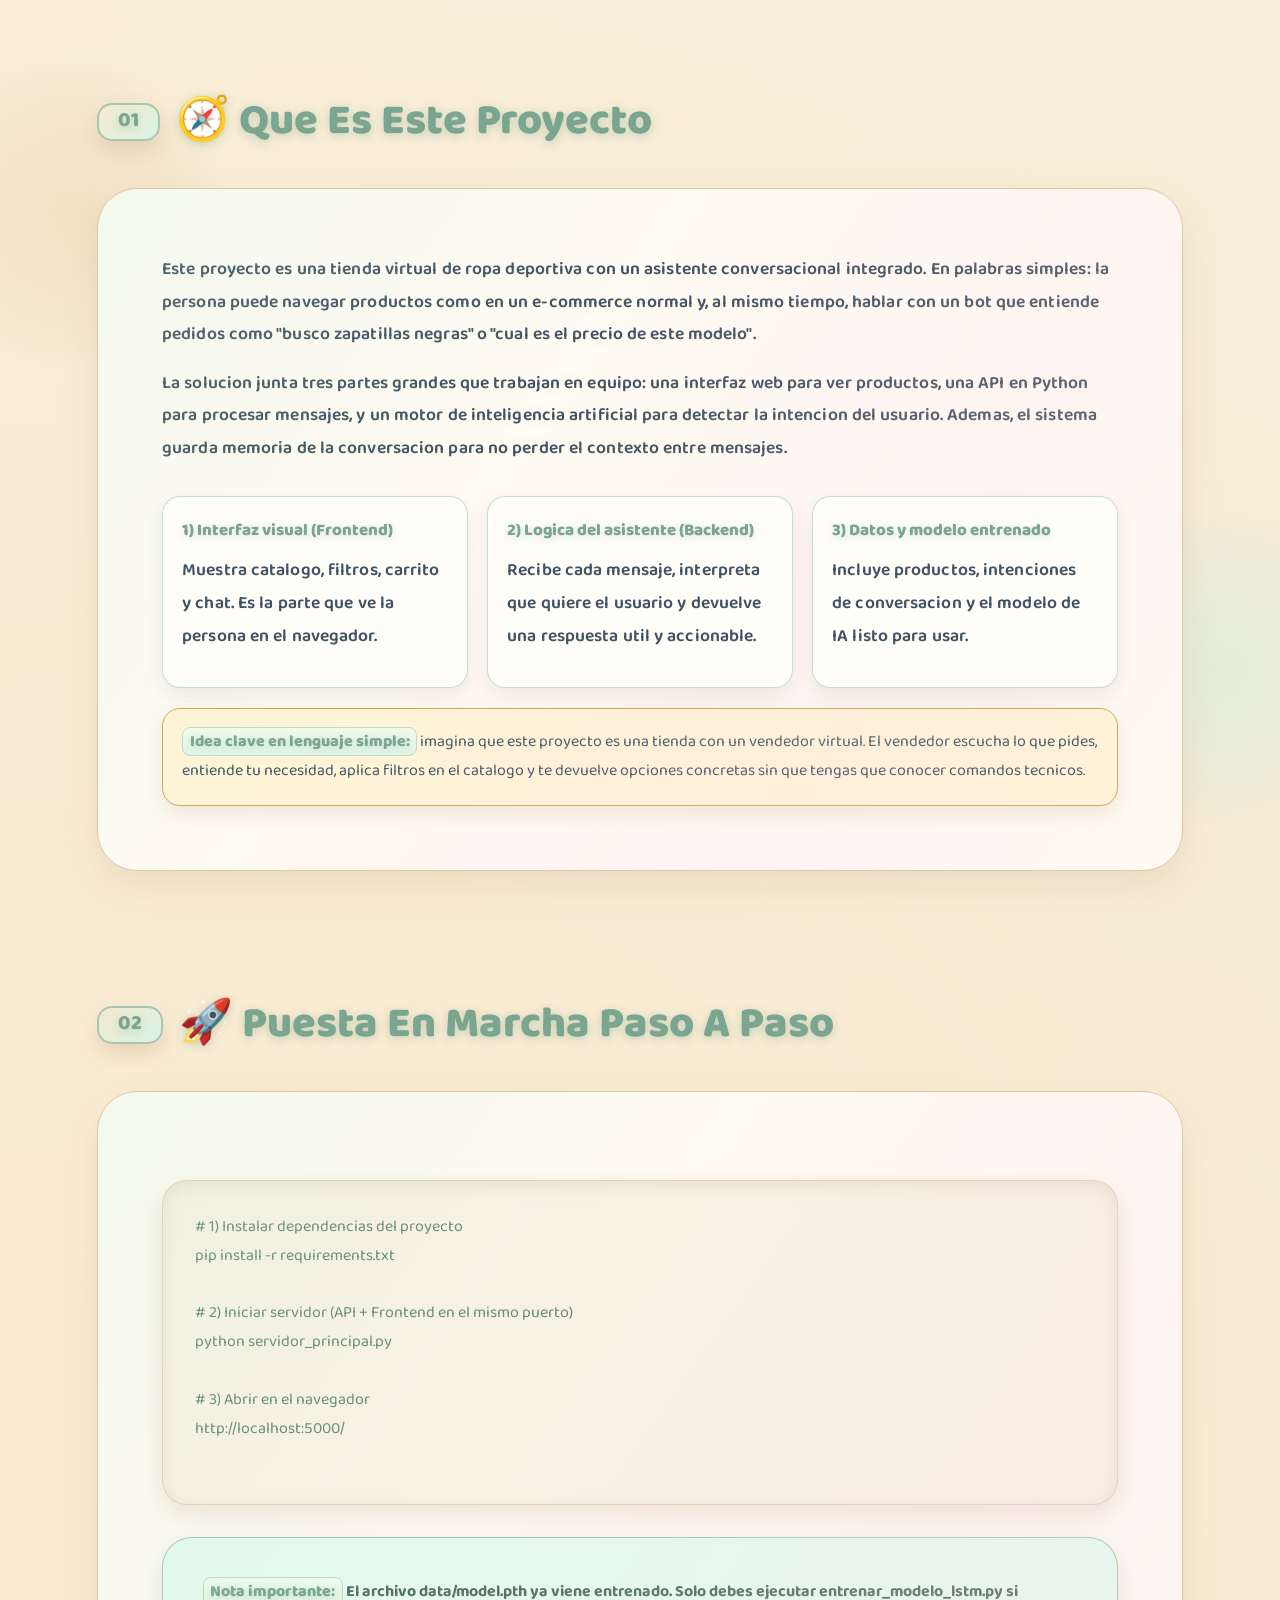
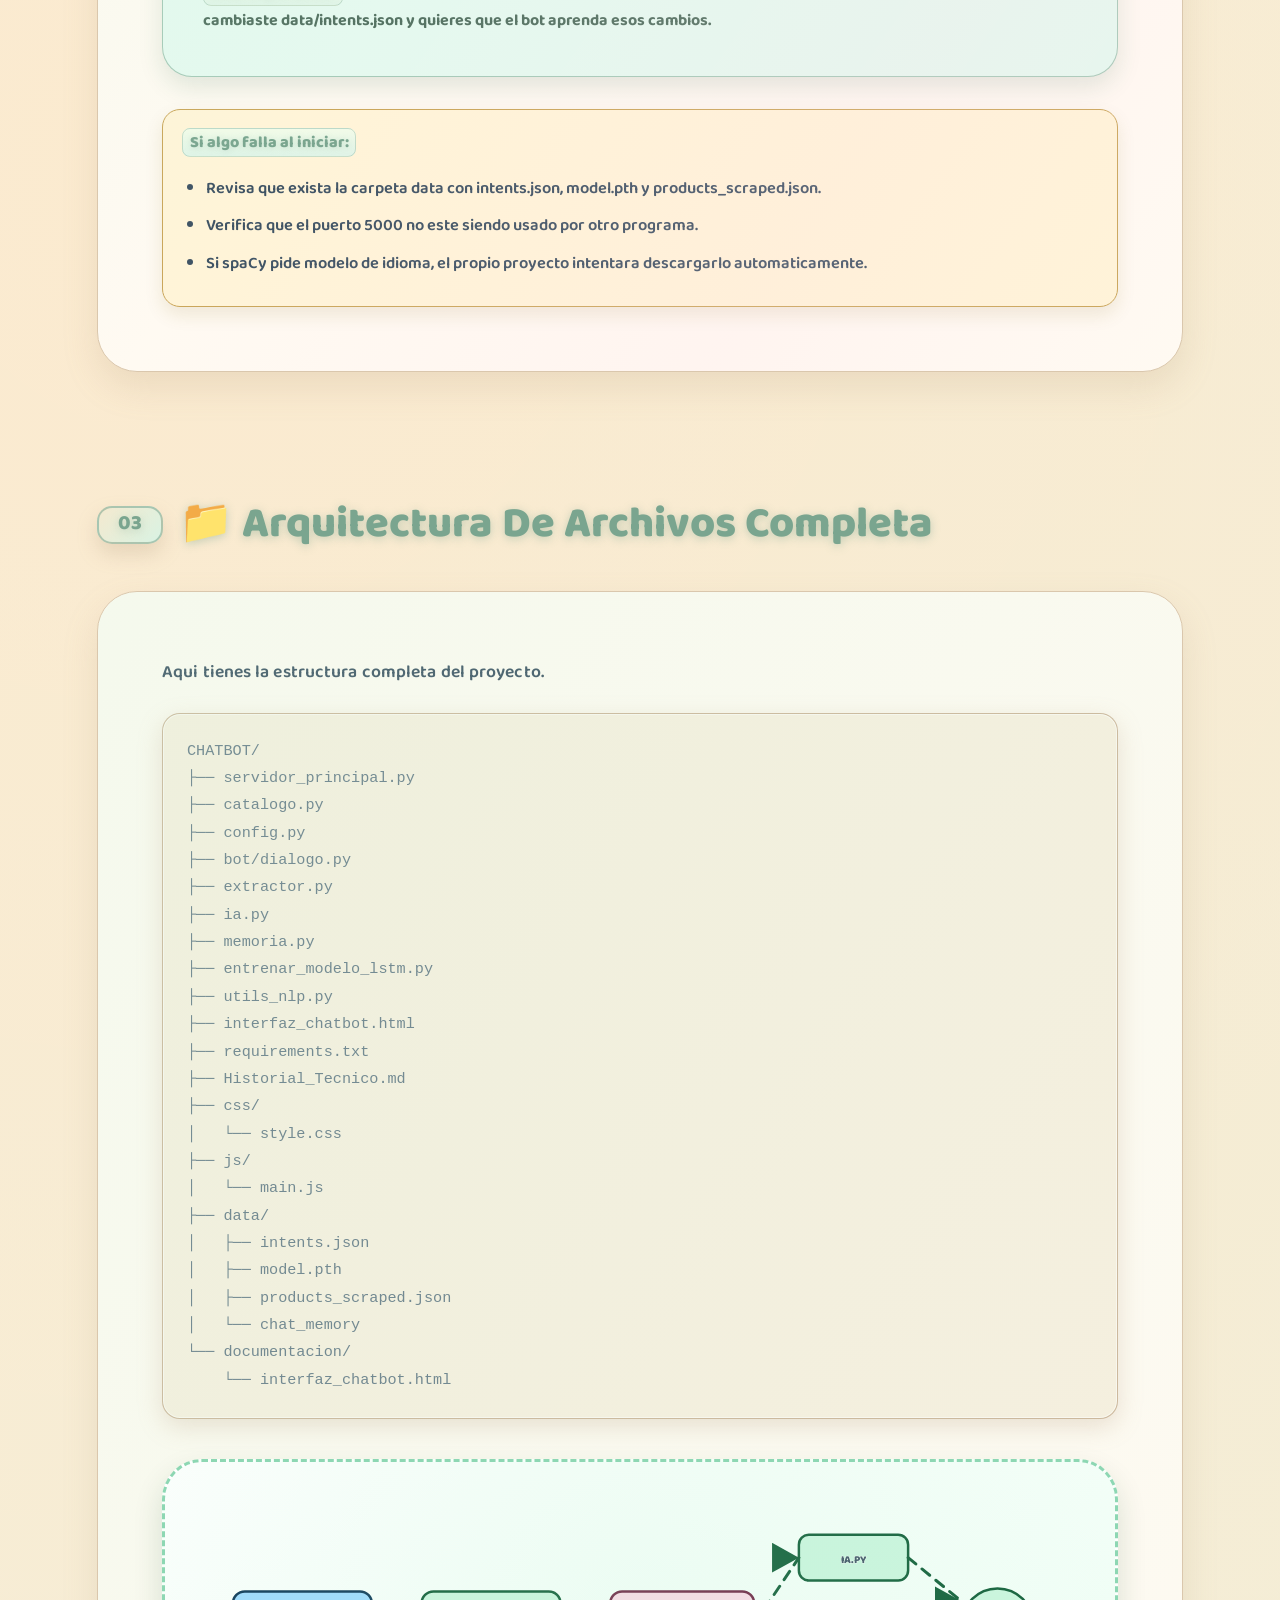
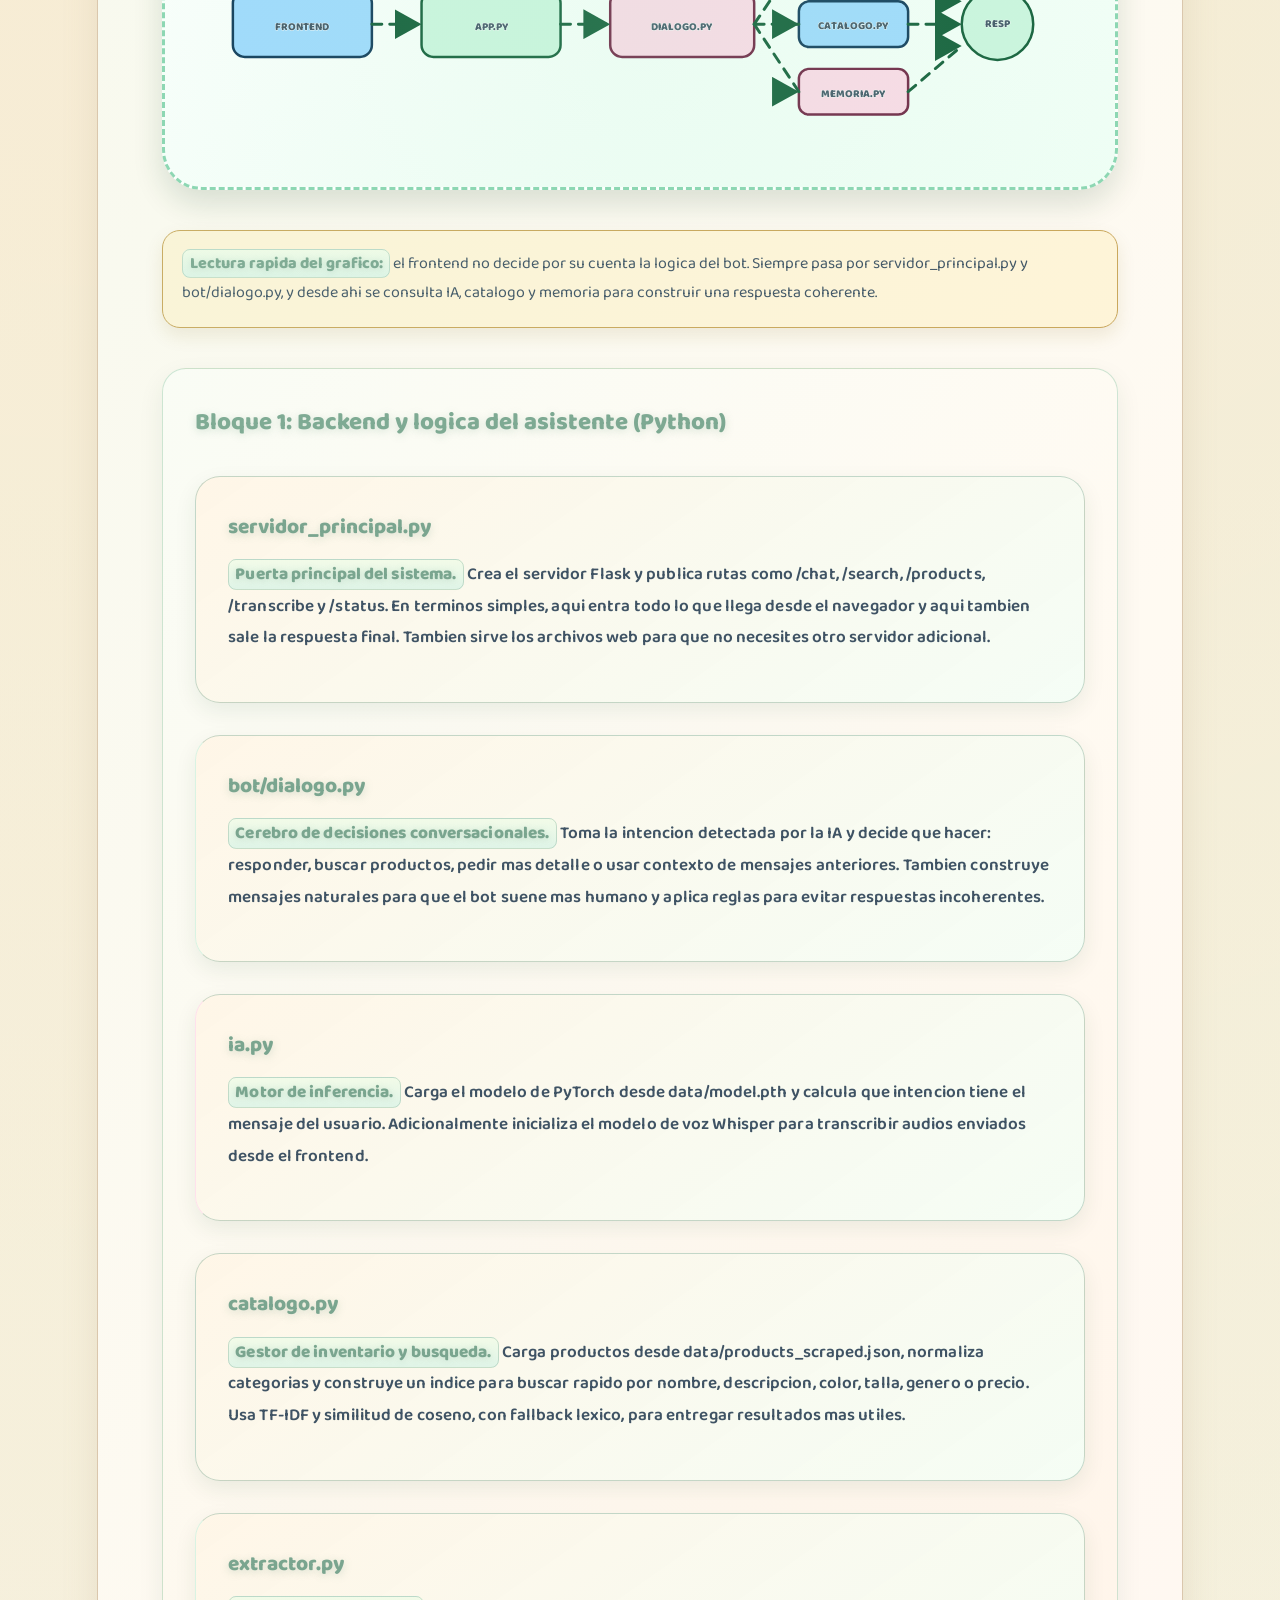
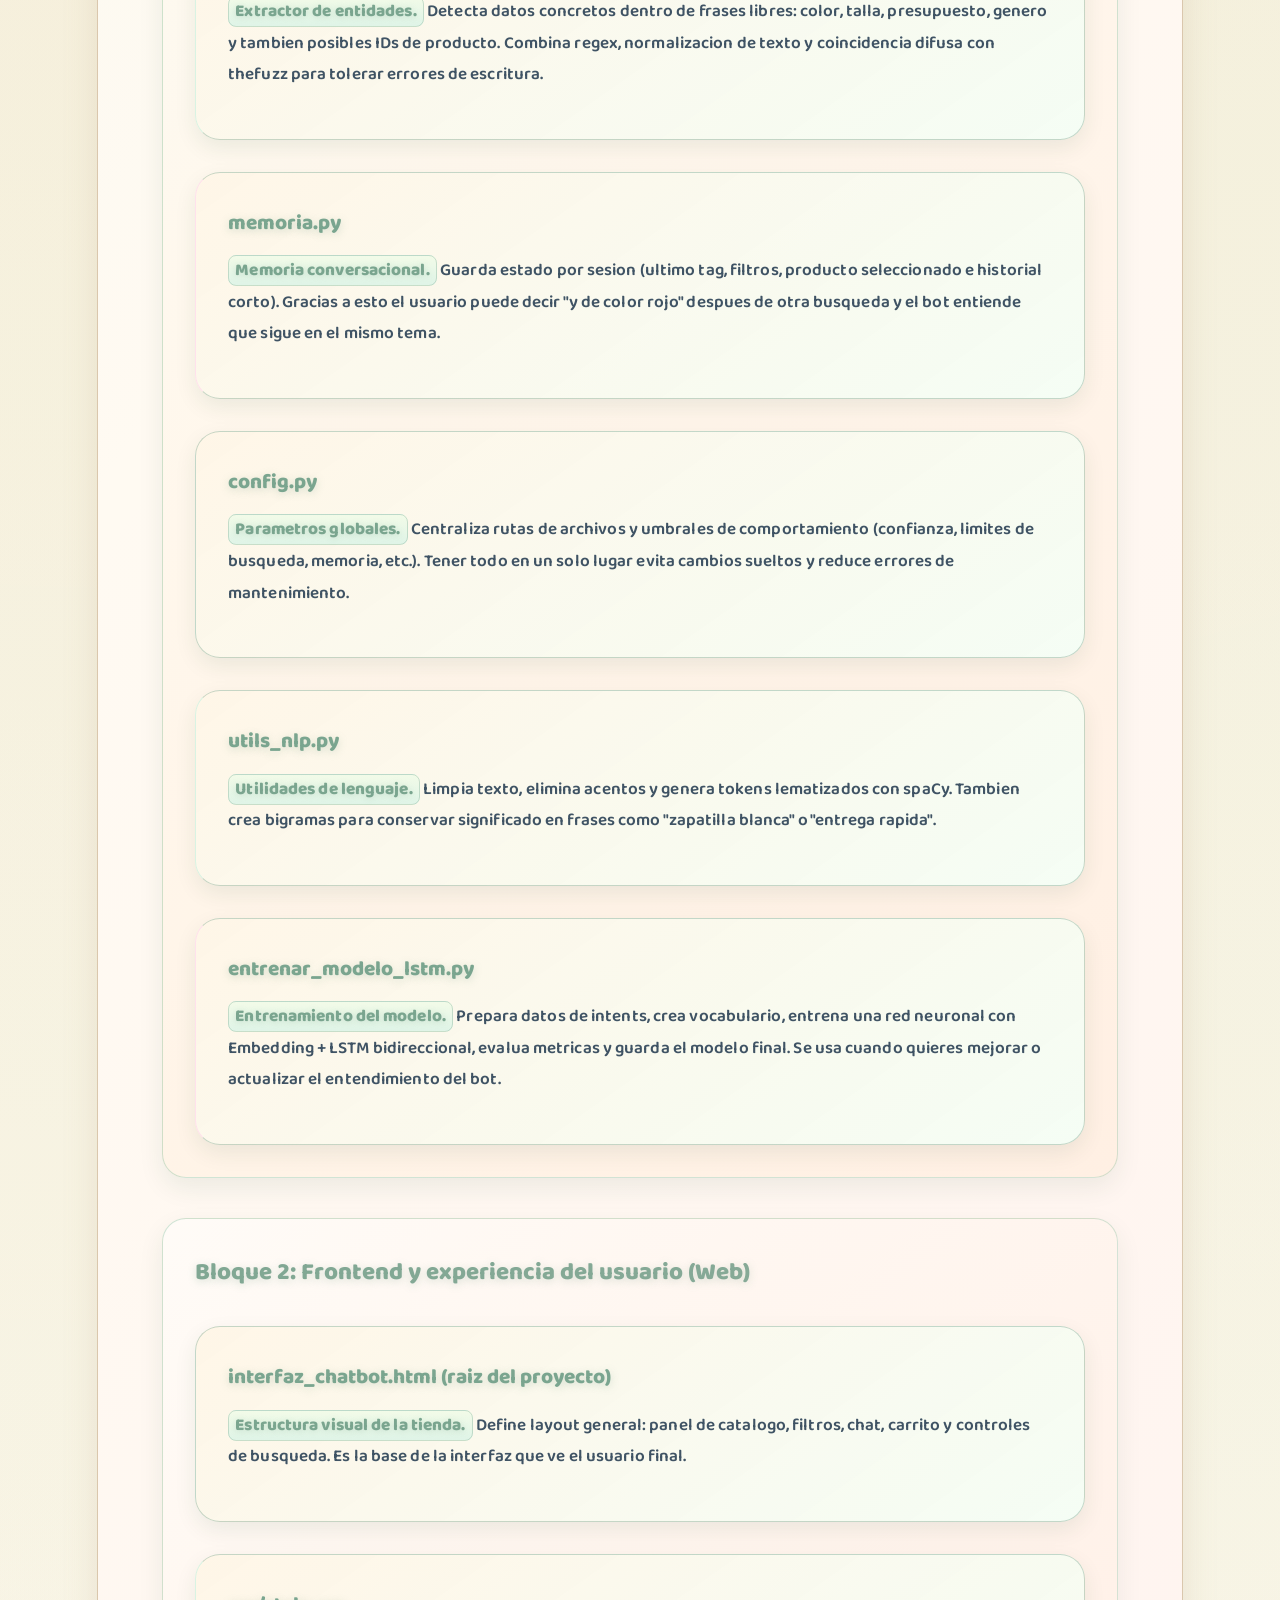
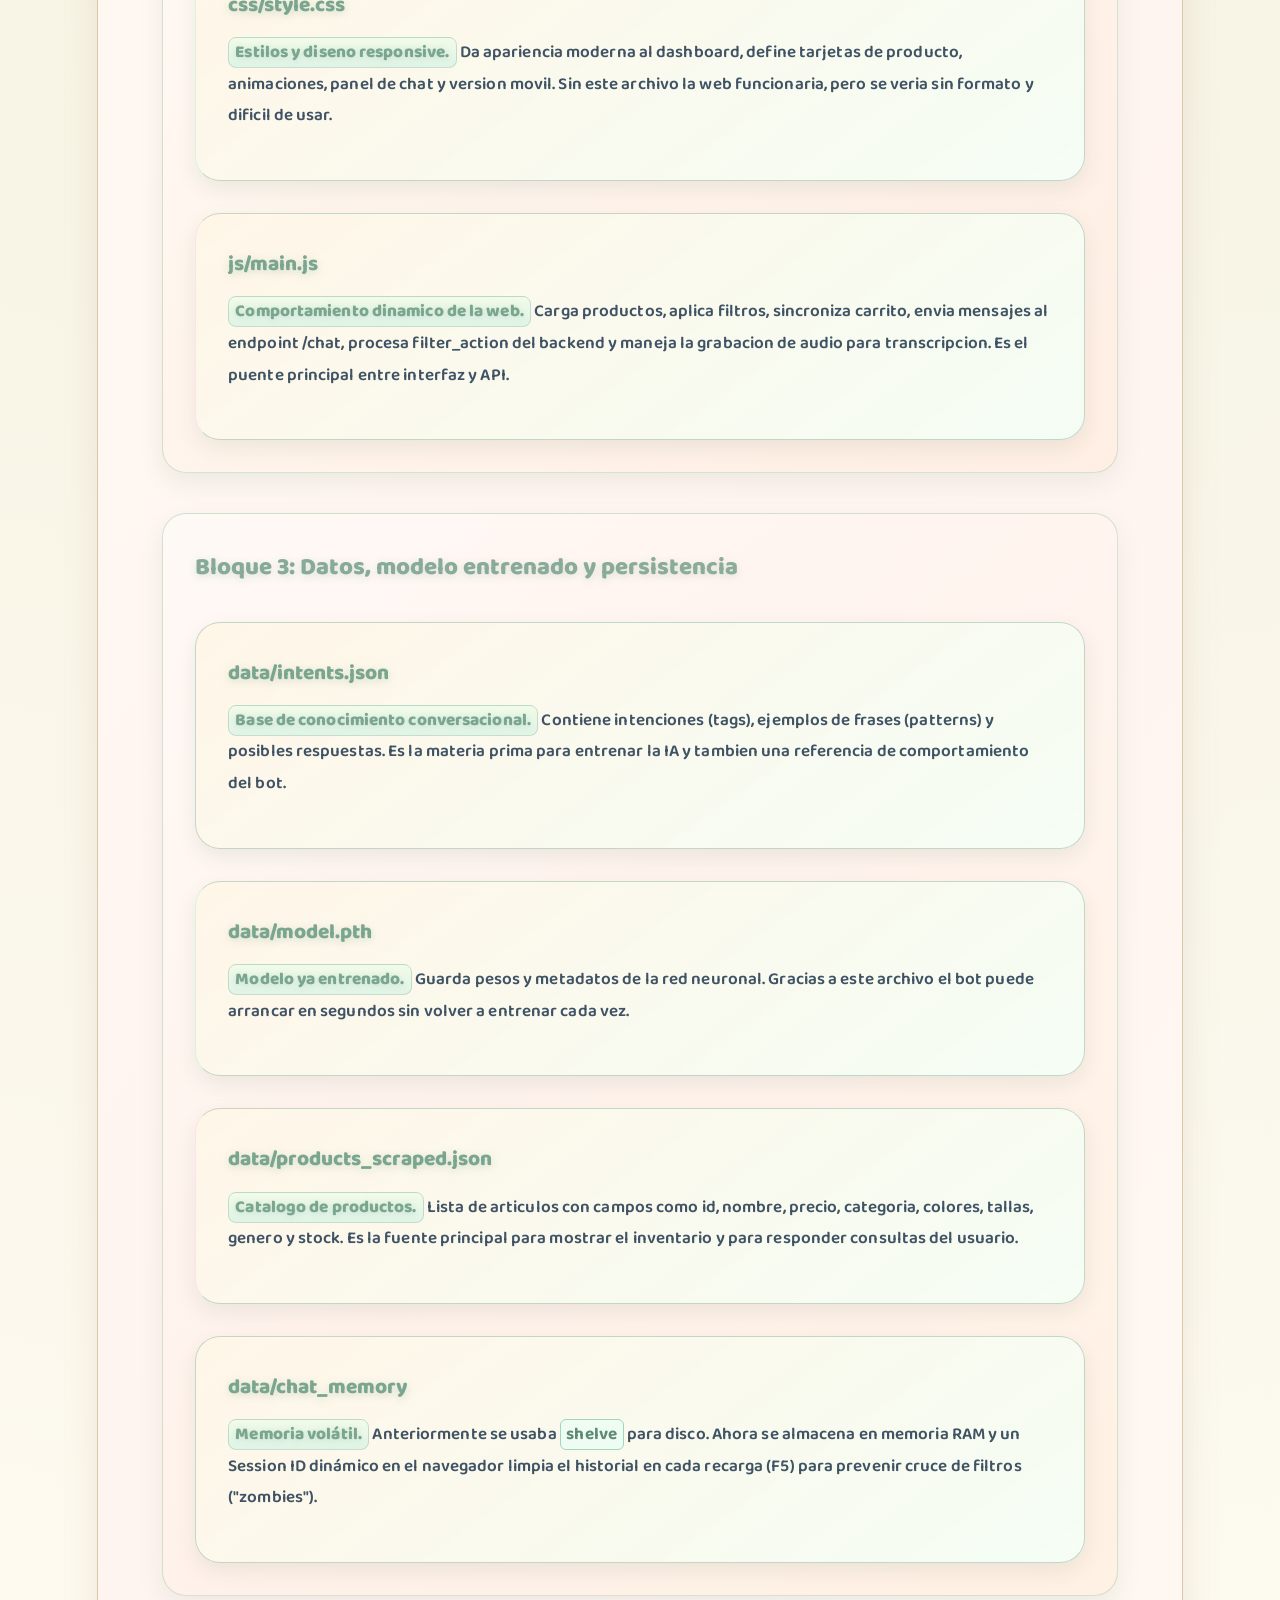
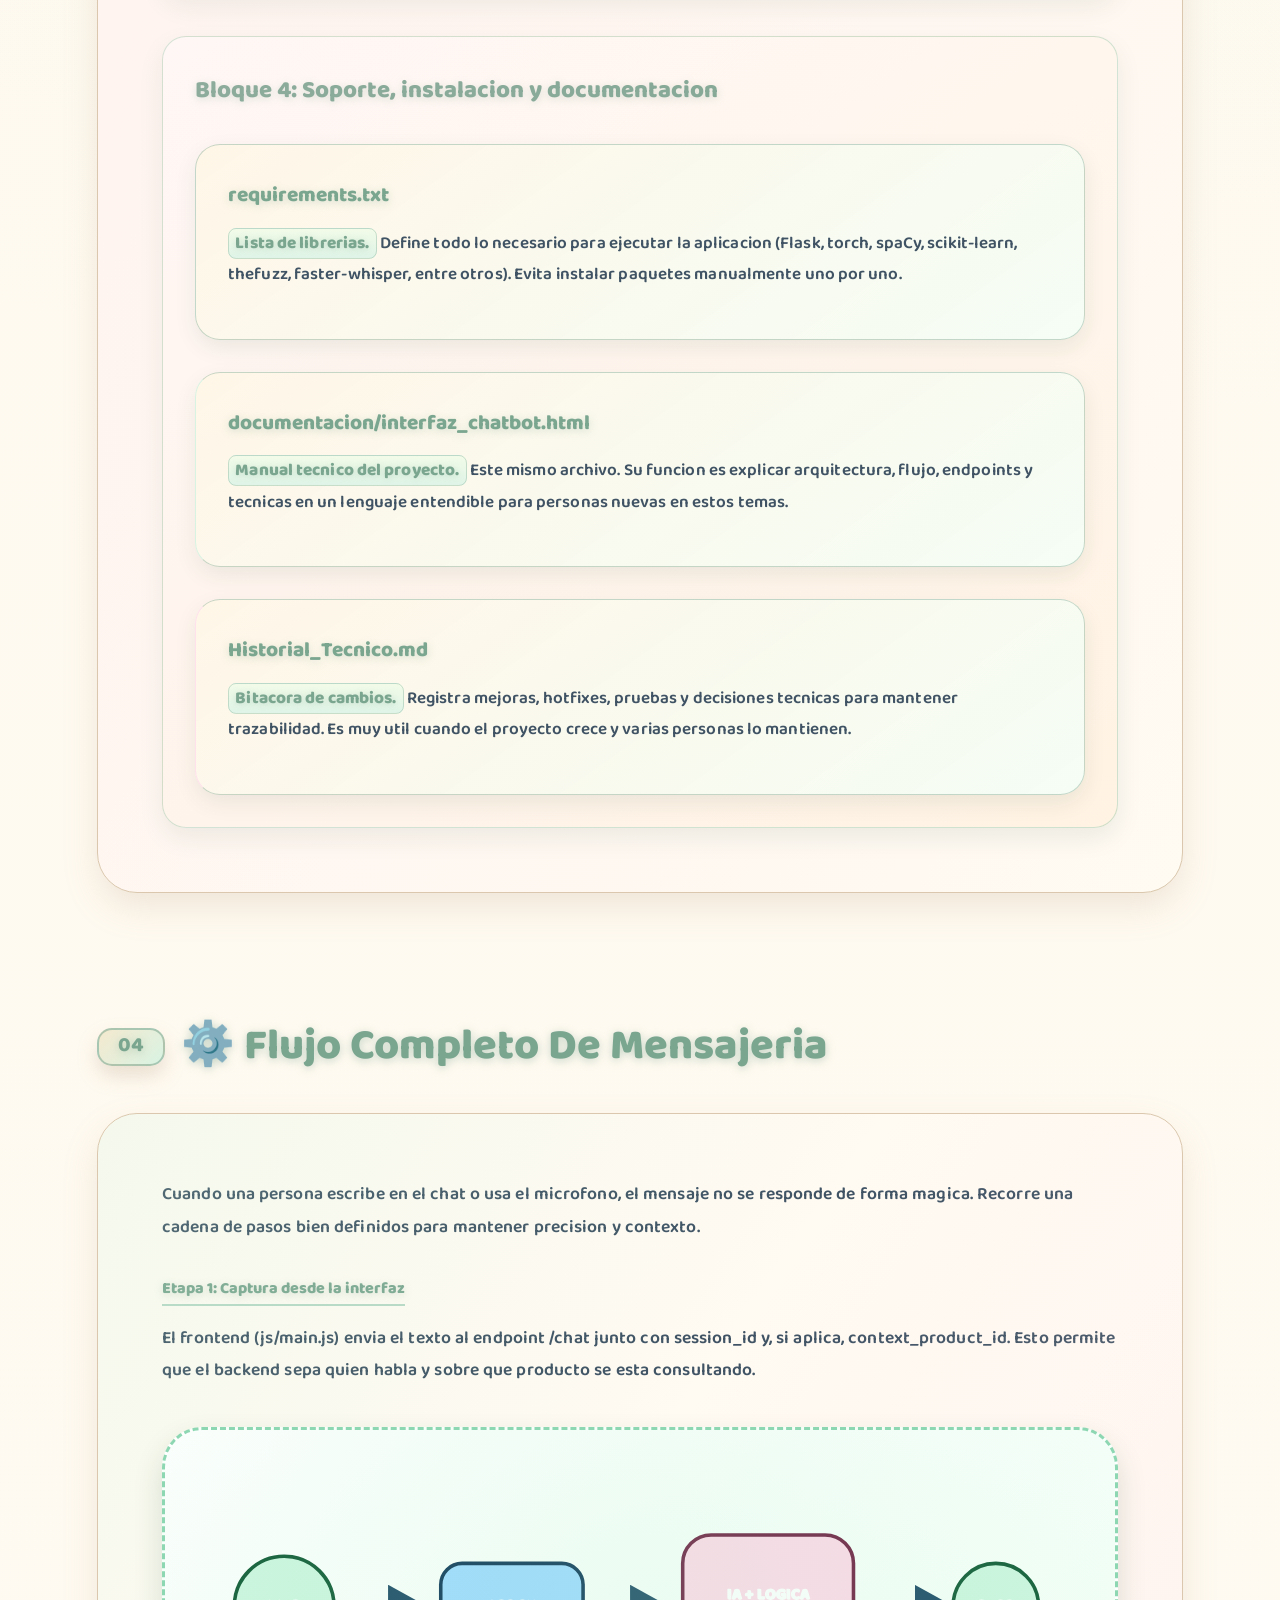
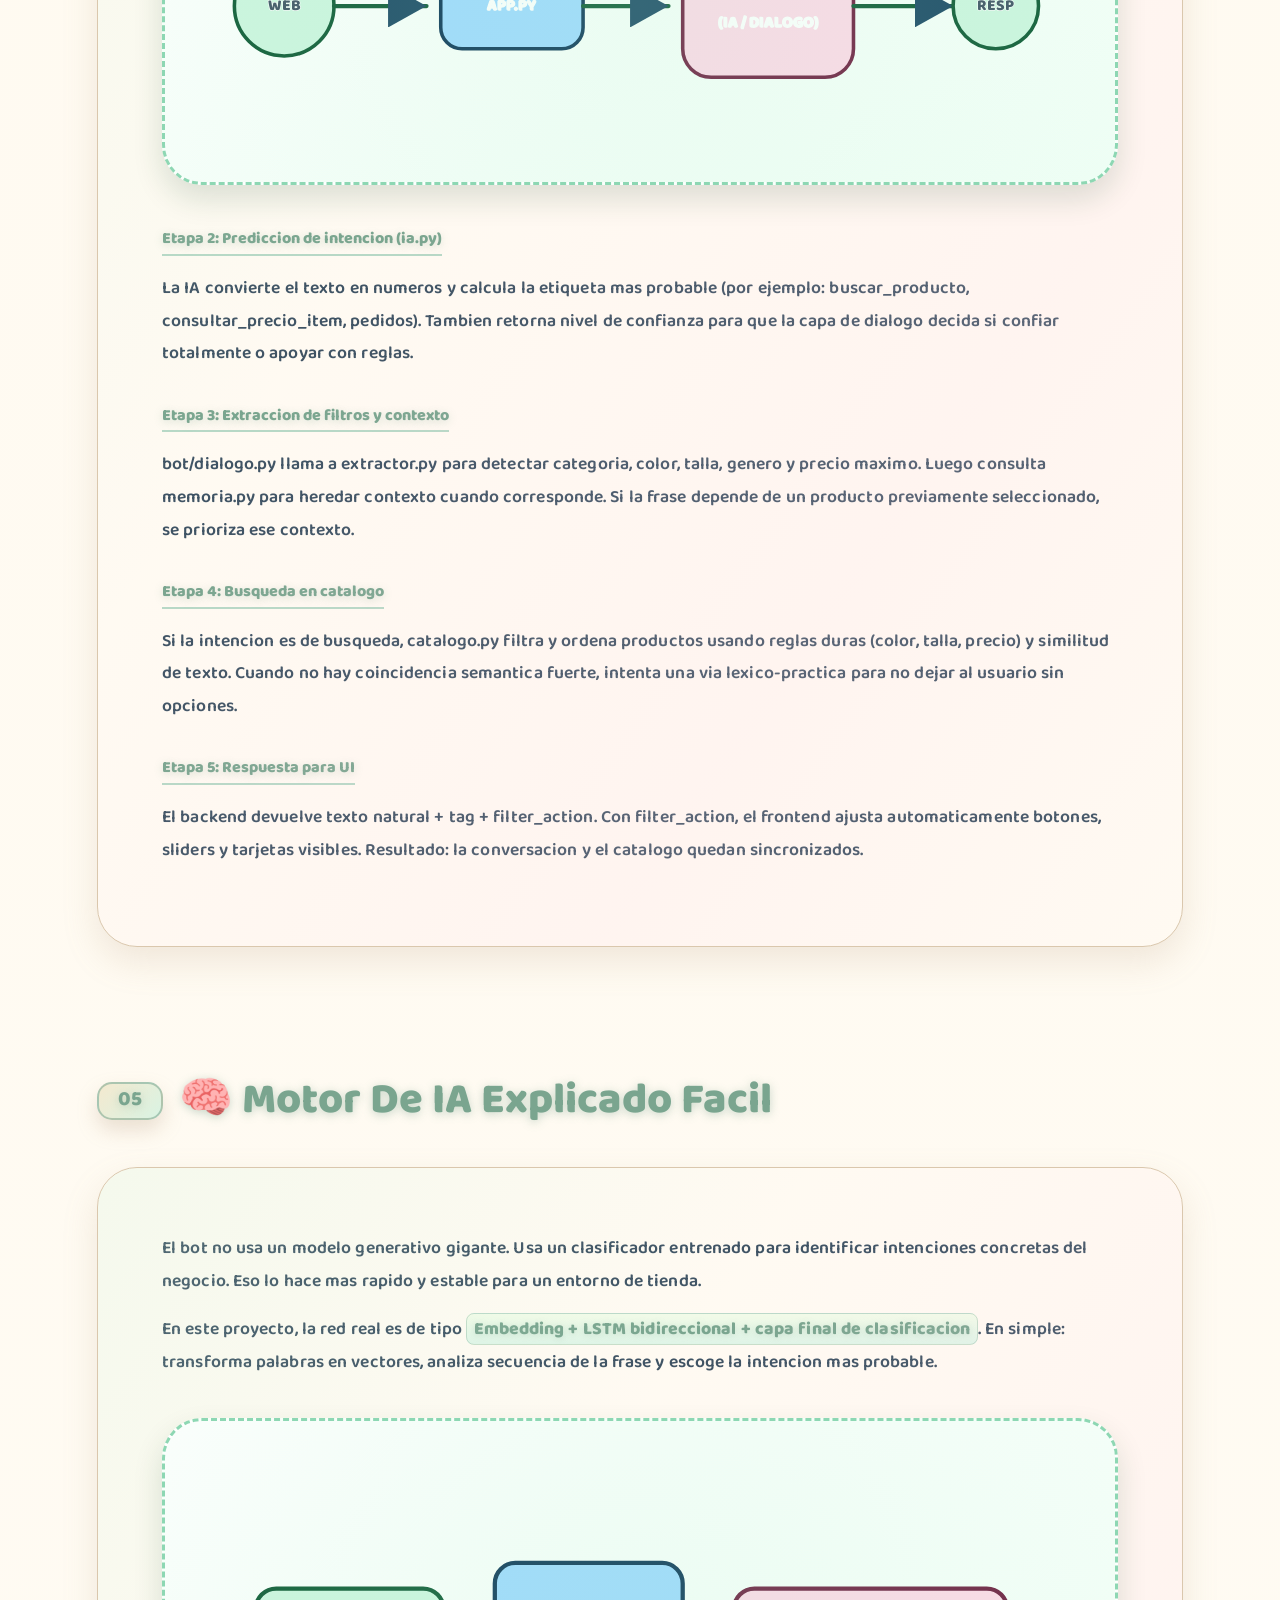
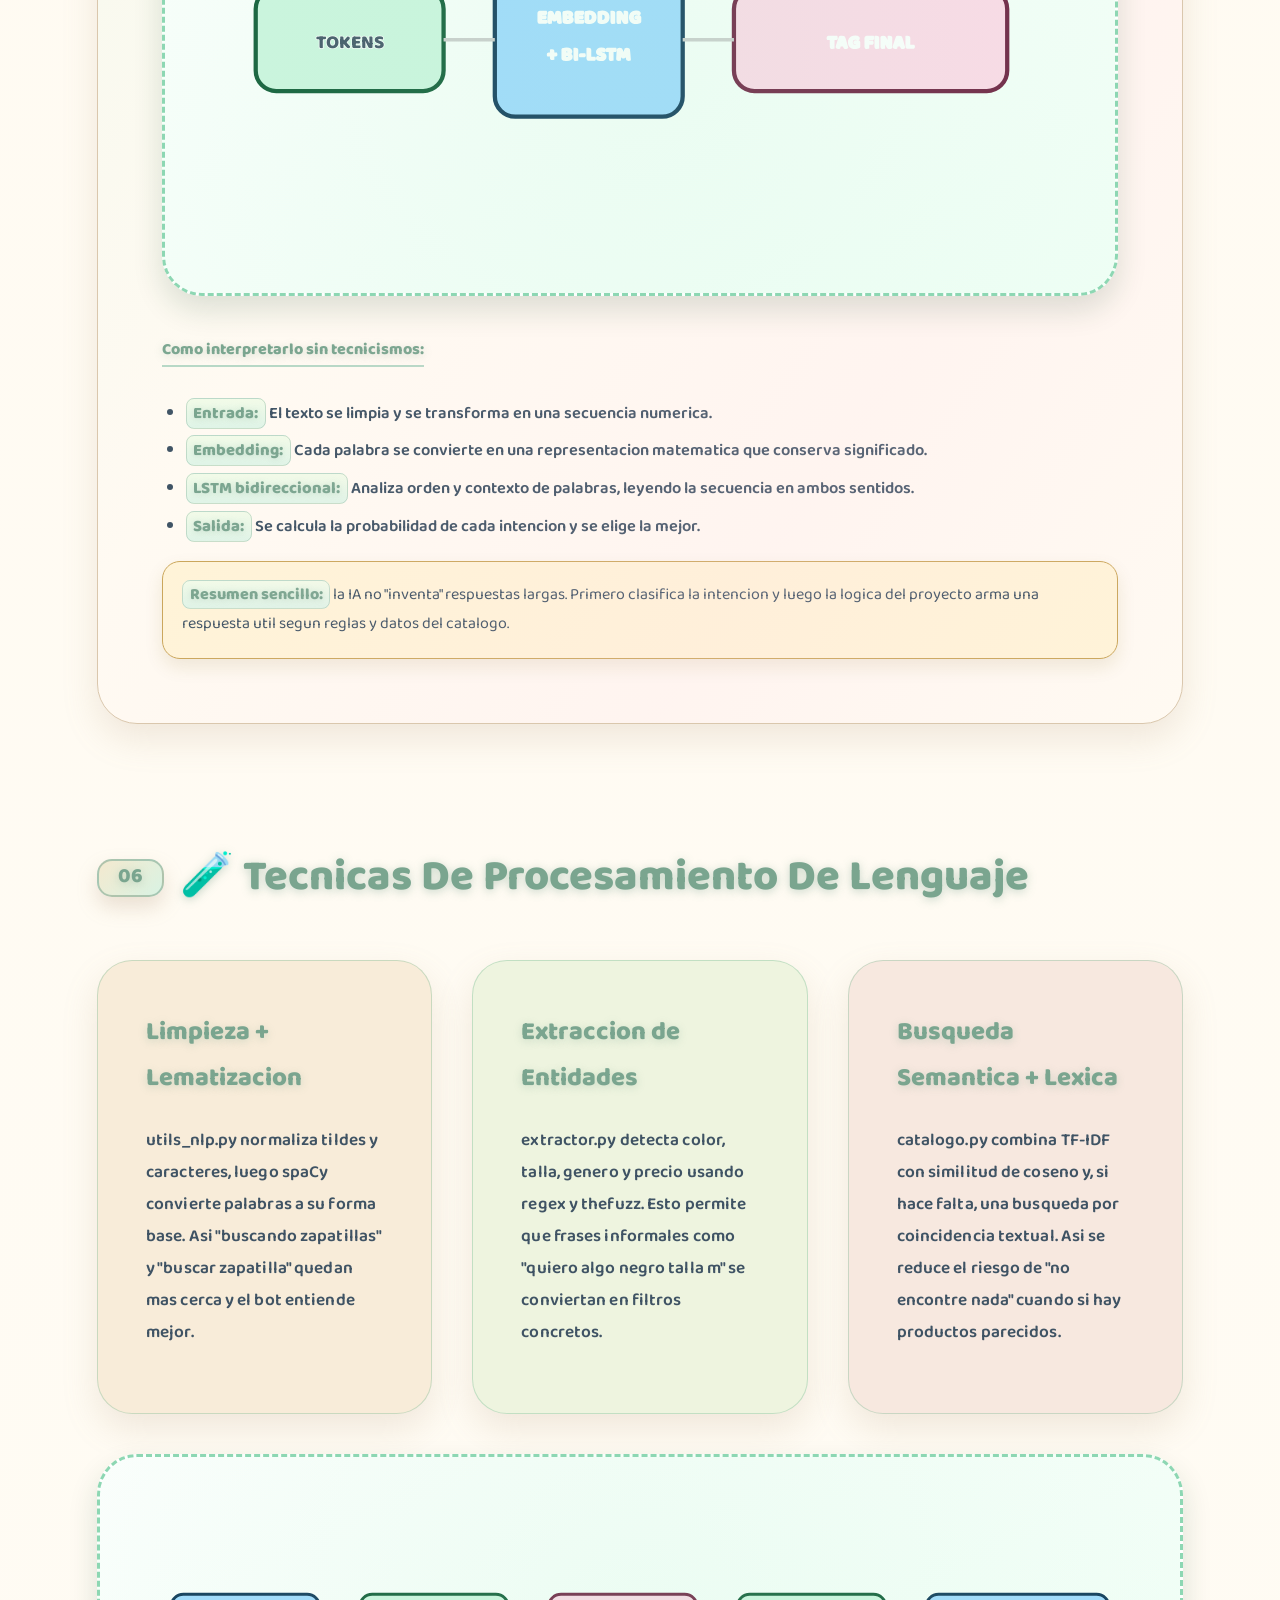
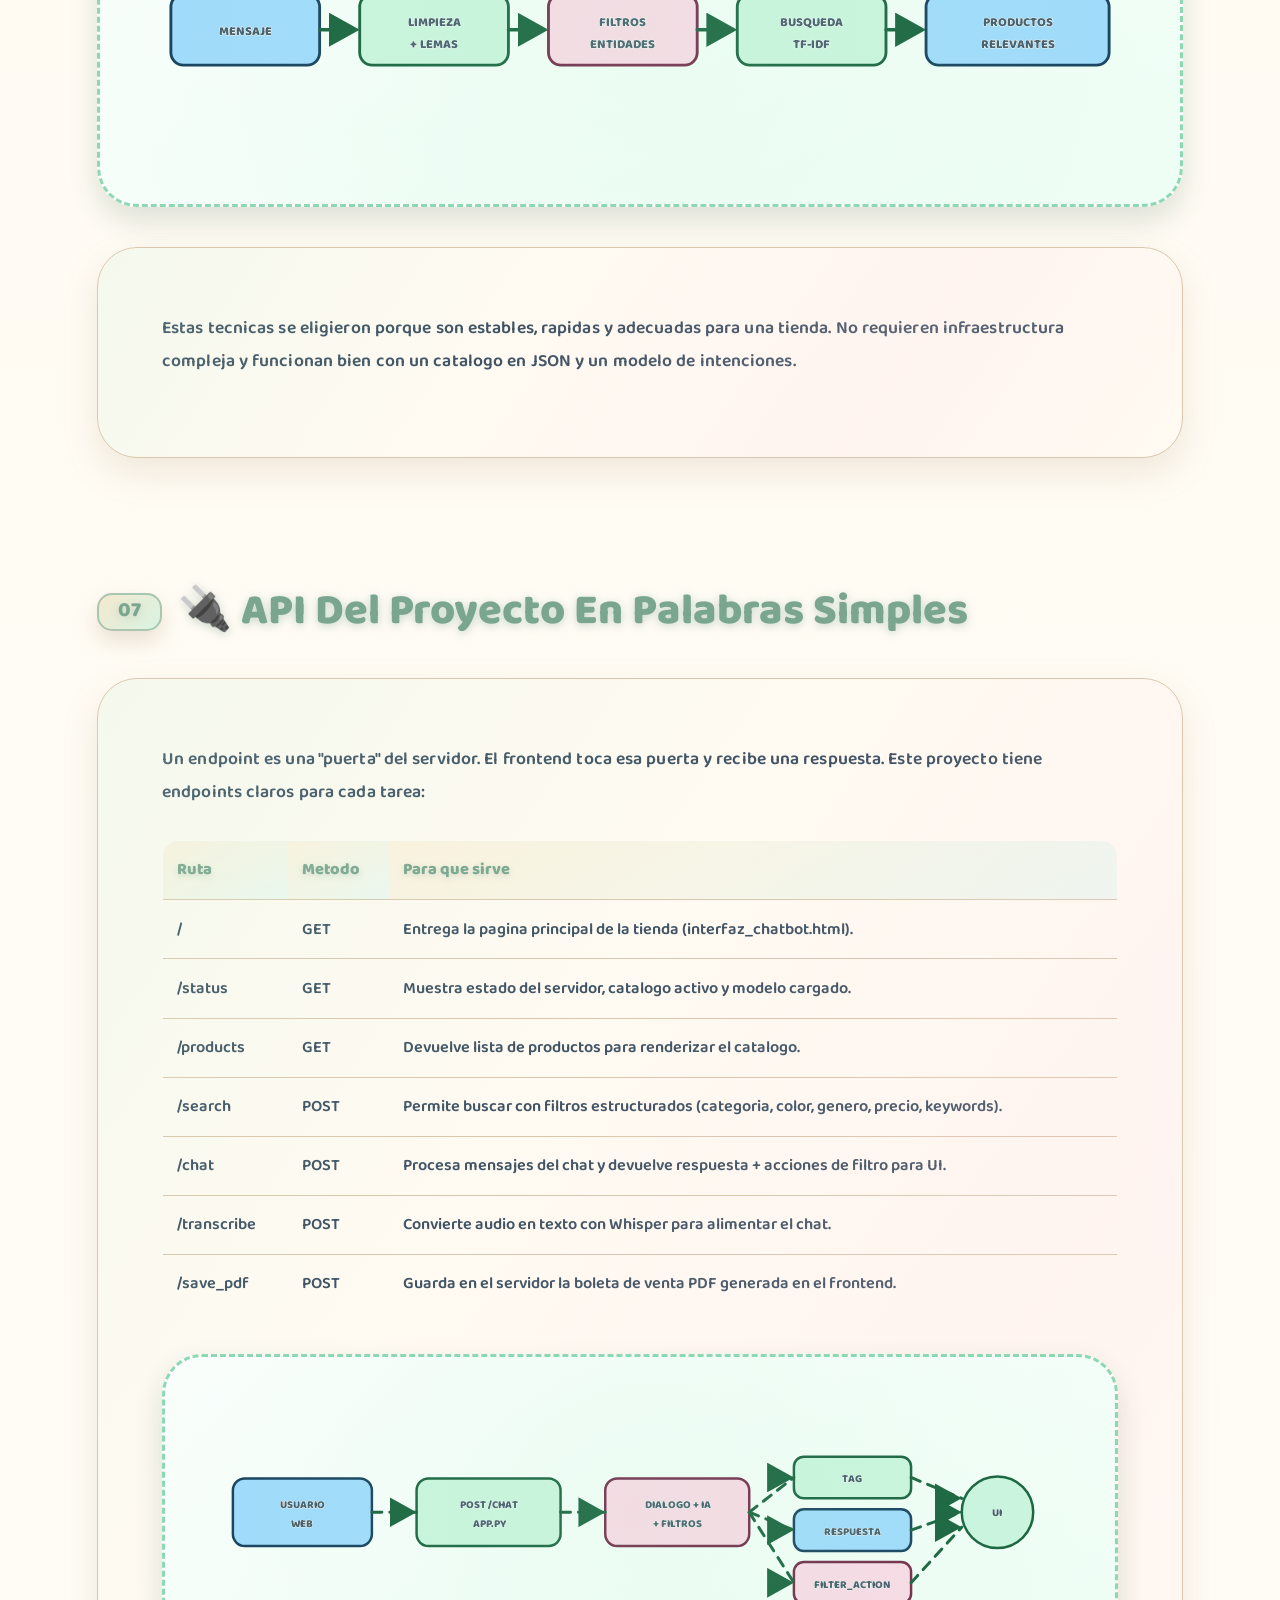
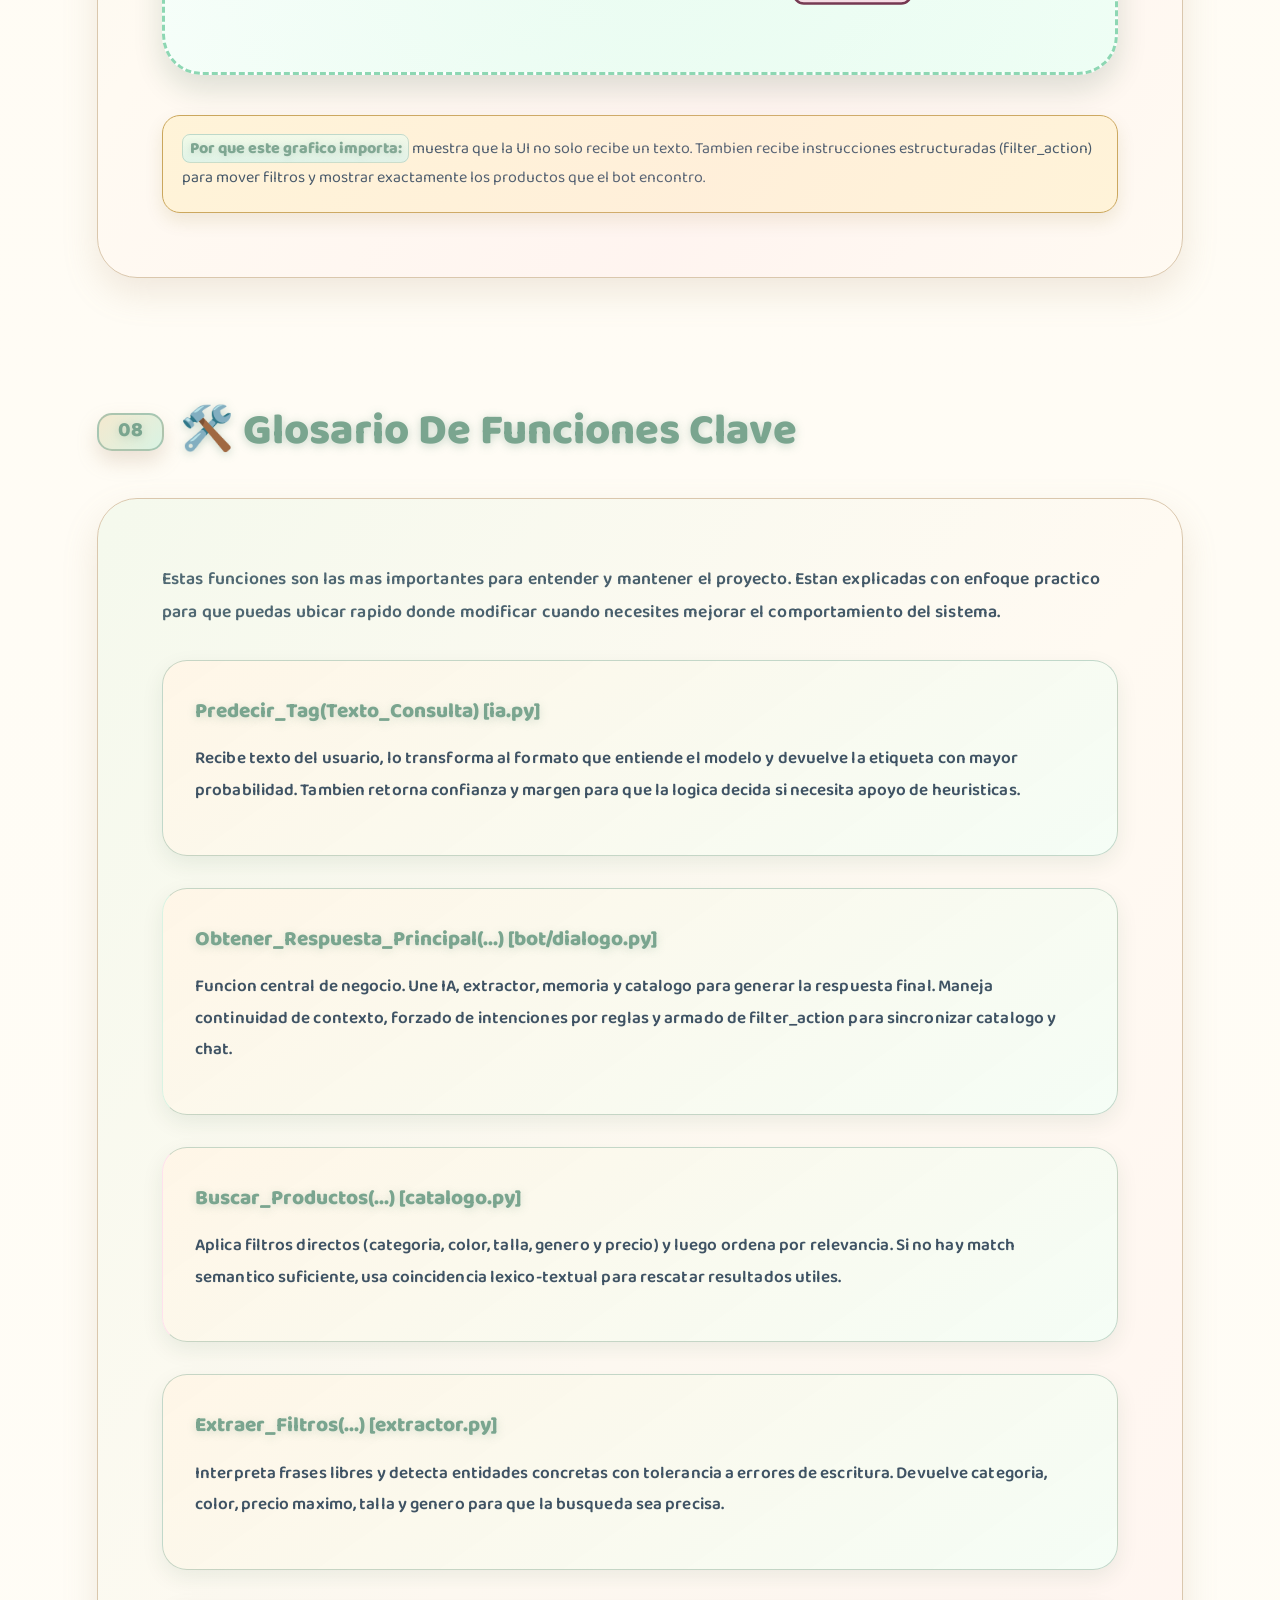
<file: documentacion/index.html>
<!DOCTYPE html>
<html lang="es">
<head>
    <meta charset="UTF-8">
    <meta name="viewport" content="width=device-width, initial-scale=1.0">
    <title>Manual Tecnico Completo | SENATI CHATBOT</title>
    <link href="https://fonts.googleapis.com/css2?family=Baloo+2:wght@400;500;600;700;800&family=Comic+Neue:wght@400;700&display=swap" rel="stylesheet">
    <style>
        :root {
            --bg: #fff7ea;
            --bg-soft: #fffdf7;
            --card-bg: #fffaf2;
            --primary: #d9f3e3;
            --primary-dark: #78a992;
            --secondary: #d9ebff;
            --secondary-dark: #7e9ab7;
            --accent: #ffe1ec;
            --accent-dark: #b9879d;
            --success: #e5f9ef;
            --info: #fff4d8;
            --info-border: #d8be7f;
            --text: #3f5364;
            --text-muted: #5f7384;
            --border: #dac7ad;
            --shadow: 0 15px 35px rgba(173, 143, 112, 0.18);
            --shadow-strong: 0 20px 42px rgba(159, 132, 101, 0.26);
            --mint: #c7efd9;
            --mint-dark: #7aa58f;
            --title-shadow: rgba(122, 165, 143, 0.42);
            --transition: all 0.4s ease;
        }

        * { margin: 0; padding: 0; box-sizing: border-box; font-family: 'Baloo 2', 'Comic Neue', cursive; }

        body {
            background:
                radial-gradient(circle at 14% 10%, rgba(255, 232, 202, 0.82), transparent 39%),
                radial-gradient(circle at 86% 15%, rgba(218, 242, 228, 0.74), transparent 38%),
                linear-gradient(180deg, var(--bg) 0%, var(--bg-soft) 100%);
            color: var(--text);
            line-height: 1.8;
            overflow-x: hidden;
            scroll-behavior: smooth;
            position: relative;
            min-height: 100vh;
        }

        body::before,
        body::after {
            content: "";
            position: fixed;
            width: 280px;
            height: 280px;
            border-radius: 50%;
            z-index: -1;
            pointer-events: none;
            filter: blur(8px);
        }

        body::before {
            background: radial-gradient(circle, rgba(236, 215, 183, 0.56), rgba(236, 215, 183, 0));
            top: 8%;
            left: -70px;
            animation: orbFloatA 14s ease-in-out infinite;
        }

        body::after {
            background: radial-gradient(circle, rgba(206, 238, 222, 0.5), rgba(206, 238, 222, 0));
            bottom: 10%;
            right: -80px;
            animation: orbFloatB 16s ease-in-out infinite;
        }

        p {
            margin-bottom: 1rem;
            color: var(--text);
            font-size: 1.08rem;
            font-weight: 600;
            line-height: 1.85;
            letter-spacing: 0.1px;
        }

        ul {
            margin: 1rem 0 0 1.5rem;
            color: var(--text);
        }

        li {
            margin-bottom: 0.5rem;
            color: var(--text);
            font-size: 1.03rem;
            font-weight: 600;
        }

        .container { max-width: 1150px; margin: 4rem auto; padding: 2rem; }

        section {
            margin-bottom: 8rem;
            opacity: 0;
            transform: translateY(30px);
            transition: all 0.8s ease-out;
            will-change: transform, opacity;
        }
        section.visible { opacity: 1; transform: translateY(0); }

        h2 {
            font-size: 2.7rem;
            margin-bottom: 2.5rem;
            color: var(--mint-dark);
            display: flex;
            align-items: center;
            gap: 1rem;
            font-weight: 900;
            line-height: 1.2;
            text-shadow: 0 2px 10px var(--title-shadow);
        }

        h2 span {
            background: linear-gradient(135deg, #f4e9cf, #d9f3e3);
            color: var(--mint-dark);
            padding: 0.3rem 1.2rem;
            border-radius: 15px;
            font-size: 1.3rem;
            font-weight: 900;
            border: 2px solid rgba(122, 165, 143, 0.55);
            box-shadow: 0 10px 20px rgba(181, 156, 127, 0.28);
            text-shadow: 0 2px 8px rgba(122, 165, 143, 0.35);
        }

        strong {
            color: var(--mint-dark);
            font-weight: 900;
            padding: 0.06rem 0.4rem;
            border-radius: 8px;
            border: 1px solid rgba(122, 165, 143, 0.35);
            background: linear-gradient(180deg, #f2fbe8, #dff4e7);
            text-shadow: 0 1px 6px rgba(122, 165, 143, 0.28);
        }

        code {
            background: #eefcf3;
            color: #5f8b74;
            border: 1px solid #9fd8b7;
            border-radius: 6px;
            padding: 0.08rem 0.35rem;
            font-weight: 700;
        }

        .card {
            background: var(--card-bg);
            border-radius: 40px;
            padding: 4rem;
            box-shadow: var(--shadow);
            border: 1px solid var(--border);
            position: relative;
            overflow: hidden;
            animation: cardReveal 0.9s ease both;
        }

        .card::before {
            content: "";
            position: absolute;
            inset: 0;
            pointer-events: none;
            background: linear-gradient(
                125deg,
                rgba(191, 244, 210, 0.16),
                rgba(255, 255, 255, 0) 38%,
                rgba(255, 212, 228, 0.15) 72%,
                rgba(255, 255, 255, 0) 100%
            );
        }

        .card p {
            font-size: 1.1rem;
        }

        .file-list { margin-top: 2rem; display: grid; gap: 2rem; }

        .file-item {
            padding: 2rem;
            border-radius: 25px;
            background: linear-gradient(145deg, rgba(255, 246, 231, 0.98), rgba(244, 253, 245, 0.94));
            border-left: 8px solid var(--secondary);
            border: 1px solid rgba(122, 165, 143, 0.42);
            box-shadow: 0 8px 22px rgba(15, 68, 42, 0.08);
            transition: var(--transition);
            position: relative;
            overflow: hidden;
        }

        .file-item::after {
            content: "";
            position: absolute;
            top: 0;
            left: -120%;
            width: 55%;
            height: 100%;
            transform: skewX(-20deg);
            background: linear-gradient(120deg, transparent, rgba(255, 255, 255, 0.82), transparent);
            transition: left 0.85s ease;
        }

        .file-item:hover {
            transform: translateY(-6px) scale(1.008);
            background: #ffffff;
            border-color: rgba(95, 171, 129, 0.48);
            box-shadow: var(--shadow-strong);
        }

        .file-item:hover::after { left: 130%; }

        .file-item h4 {
            color: var(--mint-dark);
            font-size: 1.3rem;
            margin-bottom: 0.8rem;
            font-weight: 900;
            text-shadow: 0 2px 8px rgba(122, 165, 143, 0.3);
        }

        .file-item p {
            color: var(--text);
            font-size: 1.07rem;
            font-weight: 600;
        }

        .architecture-group {
            margin-top: 2.5rem;
            padding: 2rem;
            border-radius: 24px;
            border: 1px solid rgba(95, 171, 129, 0.3);
            background: linear-gradient(145deg, #fffdf8, #fff3e3);
            box-shadow: 0 10px 26px rgba(18, 68, 44, 0.08);
        }

        .architecture-group h3 {
            color: var(--mint-dark);
            font-size: 1.5rem;
            margin-bottom: 1rem;
            font-weight: 900;
            text-shadow: 0 2px 8px rgba(122, 165, 143, 0.3);
        }

        .intro-grid {
            display: grid;
            grid-template-columns: repeat(auto-fit, minmax(280px, 1fr));
            gap: 1.2rem;
            margin-top: 2rem;
        }

        .intro-card {
            border: 1px solid rgba(95, 171, 129, 0.36);
            border-radius: 18px;
            padding: 1.2rem;
            background: #fffdf8;
            box-shadow: 0 8px 18px rgba(20, 71, 44, 0.08);
            transition: var(--transition);
            animation: cardReveal 0.8s ease both;
        }

        .intro-card:hover {
            transform: translateY(-5px);
            box-shadow: 0 14px 28px rgba(17, 60, 37, 0.16);
        }

        .intro-card h4 {
            color: var(--mint-dark);
            margin-bottom: 0.5rem;
            font-size: 1.05rem;
            font-weight: 900;
            text-shadow: 0 2px 8px rgba(122, 165, 143, 0.28);
        }

        .highlight-box {
            background: var(--success);
            padding: 2.5rem;
            border-radius: 30px;
            margin: 2rem 0;
            color: #557363;
            font-weight: 700;
            border: 1px solid rgba(22, 95, 59, 0.3);
            box-shadow: 0 10px 24px rgba(22, 95, 59, 0.13);
        }

        .help-box {
            background: var(--info);
            border: 1px solid #caa65a;
            border-radius: 18px;
            padding: 1.2rem;
            margin-top: 1.2rem;
            box-shadow: 0 8px 18px rgba(125, 95, 18, 0.12);
        }

        .tree {
            background: #f7efdf;
            color: #6a7d8a;
            font-family: Consolas, 'Courier New', monospace;
            padding: 1.5rem;
            border-radius: 18px;
            white-space: pre;
            overflow-x: auto;
            margin-top: 1.5rem;
            font-size: 0.95rem;
            border: 1px solid rgba(173, 138, 103, 0.56);
            box-shadow: inset 0 0 0 1px rgba(255, 255, 255, 0.55), 0 8px 24px rgba(177, 145, 112, 0.26);
        }

        pre {
            background: #f8f1e4;
            padding: 2rem;
            border-radius: 25px;
            color: #648873;
            font-size: 1rem;
            margin: 1.5rem 0;
            overflow-x: auto;
            border: 1px solid rgba(188, 150, 112, 0.35);
            box-shadow: inset 0 5px 15px rgba(177, 145, 112, 0.18), 0 10px 24px rgba(177, 145, 112, 0.22);
        }

        .diagram {
            width: 100%;
            background: linear-gradient(155deg, #ffffff, #f2fff7);
            border-radius: 40px;
            padding: 3rem;
            margin: 2.5rem 0;
            display: flex;
            justify-content: center;
            border: 3px dashed #8dd7b3;
            position: relative;
            overflow: hidden;
            box-shadow: 0 14px 30px rgba(14, 64, 38, 0.14);
        }

        .diagram::after {
            content: "";
            position: absolute;
            inset: -40% -25%;
            background: radial-gradient(circle, rgba(174, 240, 202, 0.18), rgba(174, 240, 202, 0));
            animation: haloShift 11s ease-in-out infinite;
            pointer-events: none;
        }

        .table-wrapper {
            margin-top: 2rem;
            overflow-x: auto;
        }

        table {
            width: 100%;
            border-collapse: collapse;
            background: #fffaf2;
            border-radius: 16px;
            overflow: hidden;
            border: 1px solid rgba(122, 165, 143, 0.5);
        }

        th, td {
            text-align: left;
            padding: 0.9rem;
            border-bottom: 1px solid var(--border);
            vertical-align: top;
            color: var(--text);
            font-size: 1.02rem;
            font-weight: 600;
        }

        th {
            background: linear-gradient(150deg, #fdf2df, #edf8f0);
            color: var(--mint-dark);
            font-weight: 900;
            text-shadow: 0 2px 6px rgba(122, 165, 143, 0.3);
        }

        .svg-node { fill: #cdf5df; stroke: #0e5a35; stroke-width: 2.5; }
        .svg-node-alt { fill: #9fd9ff; stroke: #0c3657; stroke-width: 2.5; }
        .svg-node-acc { fill: #ffd9e8; stroke: #6e1e40; stroke-width: 2.5; }

        .svg-text {
            fill: var(--text);
            font-size: 11px;
            font-weight: 900;
            text-anchor: middle;
            paint-order: stroke;
            stroke: #ffffff;
            stroke-width: 0.9px;
        }

        .svg-line { stroke: #0e5a35; stroke-width: 3; fill: none; stroke-linecap: round; }
        .svg-line-animated {
            stroke: #0e5a35;
            stroke-width: 3;
            fill: none;
            stroke-linecap: round;
            stroke-dasharray: 10 8;
            animation: lineFlow 6s linear infinite;
        }

        .grid {
            display: grid;
            grid-template-columns: repeat(auto-fit, minmax(320px, 1fr));
            gap: 2.5rem;
            margin-top: 3.5rem;
        }

        .nlp-card {
            padding: 3rem;
            border-radius: 35px;
            color: var(--text);
            box-shadow: var(--shadow);
            border: 1px solid rgba(95, 171, 129, 0.3);
            transition: var(--transition);
        }
        .nlp-card:nth-child(1) { background: #f8ecd9; }
        .nlp-card:nth-child(2) { background: #eef4df; }
        .nlp-card:nth-child(3) { background: #f7e8df; }
        .nlp-card:hover {
            transform: translateY(-6px) scale(1.01);
            box-shadow: var(--shadow-strong);
        }

        .nlp-card h3 {
            margin-bottom: 1.5rem;
            font-size: 1.6rem;
            font-weight: 900;
            color: var(--mint-dark);
            text-shadow: 0 2px 8px rgba(122, 165, 143, 0.3);
        }

        .nlp-card p {
            font-size: 1.08rem;
            font-weight: 600;
            color: #3f5364;
        }

        .desc-block { margin-top: 2rem; }

        .desc-block h4 {
            color: var(--mint-dark);
            margin-bottom: 1rem;
            font-weight: 900;
            border-bottom: 2px solid #b7d8c6;
            display: inline-block;
            text-shadow: 0 2px 8px rgba(122, 165, 143, 0.3);
        }

        @keyframes orbFloatA {
            0%, 100% { transform: translate(0, 0) scale(1); }
            50% { transform: translate(30px, -24px) scale(1.12); }
        }

        @keyframes orbFloatB {
            0%, 100% { transform: translate(0, 0) scale(1); }
            50% { transform: translate(-28px, 20px) scale(1.08); }
        }

        @keyframes cardReveal {
            from {
                opacity: 0;
                transform: translateY(14px) scale(0.99);
            }
            to {
                opacity: 1;
                transform: translateY(0) scale(1);
            }
        }

        @keyframes lineFlow {
            to { stroke-dashoffset: -180; }
        }

        @keyframes haloShift {
            0%, 100% { transform: translateX(-8%); }
            50% { transform: translateX(9%); }
        }

        @media (max-width: 768px) {
            .card { padding: 2rem; }
            .grid { grid-template-columns: 1fr; }
            h2 { font-size: 2rem; }
            .diagram { padding: 1.3rem; }
        }
    </style>
</head>
<body>

    <div class="container">

        <!-- 01. INTRO -->
        <section id="intro">
            <h2><span>01</span> 🧭 Que Es Este Proyecto</h2>
            <div class="card">
                <p>Este proyecto es una tienda virtual de ropa deportiva con un asistente conversacional integrado. En palabras simples: la persona puede navegar productos como en un e-commerce normal y, al mismo tiempo, hablar con un bot que entiende pedidos como "busco zapatillas negras" o "cual es el precio de este modelo".</p>
                <p>La solucion junta tres partes grandes que trabajan en equipo: una interfaz web para ver productos, una API en Python para procesar mensajes, y un motor de inteligencia artificial para detectar la intencion del usuario. Ademas, el sistema guarda memoria de la conversacion para no perder el contexto entre mensajes.</p>

                <div class="intro-grid">
                    <div class="intro-card">
                        <h4>1) Interfaz visual (Frontend)</h4>
                        <p>Muestra catalogo, filtros, carrito y chat. Es la parte que ve la persona en el navegador.</p>
                    </div>
                    <div class="intro-card">
                        <h4>2) Logica del asistente (Backend)</h4>
                        <p>Recibe cada mensaje, interpreta que quiere el usuario y devuelve una respuesta util y accionable.</p>
                    </div>
                    <div class="intro-card">
                        <h4>3) Datos y modelo entrenado</h4>
                        <p>Incluye productos, intenciones de conversacion y el modelo de IA listo para usar.</p>
                    </div>
                </div>

                <div class="help-box">
                    <strong>Idea clave en lenguaje simple:</strong> imagina que este proyecto es una tienda con un vendedor virtual. El vendedor escucha lo que pides, entiende tu necesidad, aplica filtros en el catalogo y te devuelve opciones concretas sin que tengas que conocer comandos tecnicos.
                </div>
            </div>
        </section>

        <!-- 02. INICIO RÁPIDO -->
        <section id="inicio">
            <h2><span>02</span> 🚀 Puesta En Marcha Paso A Paso</h2>
            <div class="card">
                <pre>
# 1) Instalar dependencias del proyecto
pip install -r requirements.txt

# 2) Iniciar servidor (API + Frontend en el mismo puerto)
python servidor_principal.py

# 3) Abrir en el navegador
http://localhost:5000/
                </pre>

                <div class="highlight-box">
                    <strong>Nota importante:</strong> El archivo data/model.pth ya viene entrenado. Solo debes ejecutar entrenar_modelo_lstm.py si cambiaste data/intents.json y quieres que el bot aprenda esos cambios.
                </div>

                <div class="help-box">
                    <strong>Si algo falla al iniciar:</strong>
                    <ul>
                        <li>Revisa que exista la carpeta data con intents.json, model.pth y products_scraped.json.</li>
                        <li>Verifica que el puerto 5000 no este siendo usado por otro programa.</li>
                        <li>Si spaCy pide modelo de idioma, el propio proyecto intentara descargarlo automaticamente.</li>
                    </ul>
                </div>
            </div>
        </section>

        <!-- 03. DESGLOSE DE COMPONENTES -->
        <section id="estructura">
            <h2><span>03</span> 📁 Arquitectura De Archivos Completa</h2>
            <div class="card">
                <p>Aqui tienes la estructura completa del proyecto.</p>

                <div class="tree">CHATBOT/
├── servidor_principal.py
├── catalogo.py
├── config.py
├── bot/dialogo.py
├── extractor.py
├── ia.py
├── memoria.py
├── entrenar_modelo_lstm.py
├── utils_nlp.py
├── interfaz_chatbot.html
├── requirements.txt
├── Historial_Tecnico.md
├── css/
│   └── style.css
├── js/
│   └── main.js
├── data/
│   ├── intents.json
│   ├── model.pth
│   ├── products_scraped.json
│   └── chat_memory
└── documentacion/
    └── interfaz_chatbot.html</div>

                <div class="diagram">
                    <svg viewBox="0 0 860 230" xmlns="http://www.w3.org/2000/svg">
                        <defs>
                            <marker id="arrow-arch" markerWidth="10" markerHeight="10" refX="9" refY="5" orientation="auto">
                                <path d="M0,0 L0,10 L9,5 z" fill="#0e5a35" />
                            </marker>
                        </defs>

                        <rect x="20" y="82" width="140" height="66" rx="12" class="svg-node-alt" />
                        <text x="90" y="121" class="svg-text">FRONTEND</text>

                        <rect x="210" y="82" width="140" height="66" rx="12" class="svg-node" />
                        <text x="280" y="121" class="svg-text">APP.PY</text>

                        <rect x="400" y="82" width="145" height="66" rx="12" class="svg-node-acc" />
                        <text x="472" y="121" class="svg-text">DIALOGO.PY</text>

                        <rect x="590" y="25" width="110" height="46" rx="10" class="svg-node" />
                        <text x="645" y="53" class="svg-text">IA.PY</text>

                        <rect x="590" y="92" width="110" height="46" rx="10" class="svg-node-alt" />
                        <text x="645" y="120" class="svg-text">CATALOGO.PY</text>

                        <rect x="590" y="160" width="110" height="46" rx="10" class="svg-node-acc" />
                        <text x="645" y="188" class="svg-text">MEMORIA.PY</text>

                        <circle cx="790" cy="115" r="36" class="svg-node" />
                        <text x="790" y="118" class="svg-text">RESP</text>

                        <line x1="160" y1="115" x2="210" y2="115" class="svg-line-animated" marker-end="url(#arrow-arch)" />
                        <line x1="350" y1="115" x2="400" y2="115" class="svg-line-animated" marker-end="url(#arrow-arch)" />
                        <line x1="545" y1="115" x2="590" y2="48" class="svg-line-animated" marker-end="url(#arrow-arch)" />
                        <line x1="545" y1="115" x2="590" y2="115" class="svg-line-animated" marker-end="url(#arrow-arch)" />
                        <line x1="545" y1="115" x2="590" y2="183" class="svg-line-animated" marker-end="url(#arrow-arch)" />
                        <line x1="700" y1="48" x2="754" y2="92" class="svg-line-animated" marker-end="url(#arrow-arch)" />
                        <line x1="700" y1="115" x2="754" y2="115" class="svg-line-animated" marker-end="url(#arrow-arch)" />
                        <line x1="700" y1="183" x2="754" y2="137" class="svg-line-animated" marker-end="url(#arrow-arch)" />
                    </svg>
                </div>

                <div class="help-box">
                    <strong>Lectura rapida del grafico:</strong> el frontend no decide por su cuenta la logica del bot. Siempre pasa por servidor_principal.py y bot/dialogo.py, y desde ahi se consulta IA, catalogo y memoria para construir una respuesta coherente.
                </div>

                <div class="architecture-group">
                    <h3>Bloque 1: Backend y logica del asistente (Python)</h3>
                    <div class="file-list">
                        <div class="file-item">
                            <h4>servidor_principal.py</h4>
                            <p><strong>Puerta principal del sistema.</strong> Crea el servidor Flask y publica rutas como /chat, /search, /products, /transcribe y /status. En terminos simples, aqui entra todo lo que llega desde el navegador y aqui tambien sale la respuesta final. Tambien sirve los archivos web para que no necesites otro servidor adicional.</p>
                        </div>
                        <div class="file-item" style="border-left-color: var(--primary);">
                            <h4>bot/dialogo.py</h4>
                            <p><strong>Cerebro de decisiones conversacionales.</strong> Toma la intencion detectada por la IA y decide que hacer: responder, buscar productos, pedir mas detalle o usar contexto de mensajes anteriores. Tambien construye mensajes naturales para que el bot suene mas humano y aplica reglas para evitar respuestas incoherentes.</p>
                        </div>
                        <div class="file-item" style="border-left-color: var(--accent);">
                            <h4>ia.py</h4>
                            <p><strong>Motor de inferencia.</strong> Carga el modelo de PyTorch desde data/model.pth y calcula que intencion tiene el mensaje del usuario. Adicionalmente inicializa el modelo de voz Whisper para transcribir audios enviados desde el frontend.</p>
                        </div>
                        <div class="file-item">
                            <h4>catalogo.py</h4>
                            <p><strong>Gestor de inventario y busqueda.</strong> Carga productos desde data/products_scraped.json, normaliza categorias y construye un indice para buscar rapido por nombre, descripcion, color, talla, genero o precio. Usa TF-IDF y similitud de coseno, con fallback lexico, para entregar resultados mas utiles.</p>
                        </div>
                        <div class="file-item" style="border-left-color: var(--primary);">
                            <h4>extractor.py</h4>
                            <p><strong>Extractor de entidades.</strong> Detecta datos concretos dentro de frases libres: color, talla, presupuesto, genero y tambien posibles IDs de producto. Combina regex, normalizacion de texto y coincidencia difusa con thefuzz para tolerar errores de escritura.</p>
                        </div>
                        <div class="file-item" style="border-left-color: var(--accent);">
                            <h4>memoria.py</h4>
                            <p><strong>Memoria conversacional.</strong> Guarda estado por sesion (ultimo tag, filtros, producto seleccionado e historial corto). Gracias a esto el usuario puede decir "y de color rojo" despues de otra busqueda y el bot entiende que sigue en el mismo tema.</p>
                        </div>
                        <div class="file-item">
                            <h4>config.py</h4>
                            <p><strong>Parametros globales.</strong> Centraliza rutas de archivos y umbrales de comportamiento (confianza, limites de busqueda, memoria, etc.). Tener todo en un solo lugar evita cambios sueltos y reduce errores de mantenimiento.</p>
                        </div>
                        <div class="file-item" style="border-left-color: var(--primary);">
                            <h4>utils_nlp.py</h4>
                            <p><strong>Utilidades de lenguaje.</strong> Limpia texto, elimina acentos y genera tokens lematizados con spaCy. Tambien crea bigramas para conservar significado en frases como "zapatilla blanca" o "entrega rapida".</p>
                        </div>
                        <div class="file-item" style="border-left-color: var(--accent);">
                            <h4>entrenar_modelo_lstm.py</h4>
                            <p><strong>Entrenamiento del modelo.</strong> Prepara datos de intents, crea vocabulario, entrena una red neuronal con Embedding + LSTM bidireccional, evalua metricas y guarda el modelo final. Se usa cuando quieres mejorar o actualizar el entendimiento del bot.</p>
                        </div>
                    </div>
                </div>

                <div class="architecture-group">
                    <h3>Bloque 2: Frontend y experiencia del usuario (Web)</h3>
                    <div class="file-list">
                        <div class="file-item">
                            <h4>interfaz_chatbot.html (raiz del proyecto)</h4>
                            <p><strong>Estructura visual de la tienda.</strong> Define layout general: panel de catalogo, filtros, chat, carrito y controles de busqueda. Es la base de la interfaz que ve el usuario final.</p>
                        </div>
                        <div class="file-item" style="border-left-color: var(--primary);">
                            <h4>css/style.css</h4>
                            <p><strong>Estilos y diseno responsive.</strong> Da apariencia moderna al dashboard, define tarjetas de producto, animaciones, panel de chat y version movil. Sin este archivo la web funcionaria, pero se veria sin formato y dificil de usar.</p>
                        </div>
                        <div class="file-item" style="border-left-color: var(--accent);">
                            <h4>js/main.js</h4>
                            <p><strong>Comportamiento dinamico de la web.</strong> Carga productos, aplica filtros, sincroniza carrito, envia mensajes al endpoint /chat, procesa filter_action del backend y maneja la grabacion de audio para transcripcion. Es el puente principal entre interfaz y API.</p>
                        </div>
                    </div>
                </div>

                <div class="architecture-group">
                    <h3>Bloque 3: Datos, modelo entrenado y persistencia</h3>
                    <div class="file-list">
                        <div class="file-item">
                            <h4>data/intents.json</h4>
                            <p><strong>Base de conocimiento conversacional.</strong> Contiene intenciones (tags), ejemplos de frases (patterns) y posibles respuestas. Es la materia prima para entrenar la IA y tambien una referencia de comportamiento del bot.</p>
                        </div>
                        <div class="file-item" style="border-left-color: var(--primary);">
                            <h4>data/model.pth</h4>
                            <p><strong>Modelo ya entrenado.</strong> Guarda pesos y metadatos de la red neuronal. Gracias a este archivo el bot puede arrancar en segundos sin volver a entrenar cada vez.</p>
                        </div>
                        <div class="file-item" style="border-left-color: var(--accent);">
                            <h4>data/products_scraped.json</h4>
                            <p><strong>Catalogo de productos.</strong> Lista de articulos con campos como id, nombre, precio, categoria, colores, tallas, genero y stock. Es la fuente principal para mostrar el inventario y para responder consultas del usuario.</p>
                        </div>
                        <div class="file-item">
                            <h4>data/chat_memory</h4>
                            <p><strong>Memoria volátil.</strong> Anteriormente se usaba <code>shelve</code> para disco. Ahora se almacena en memoria RAM y un Session ID dinámico en el navegador limpia el historial en cada recarga (F5) para prevenir cruce de filtros ("zombies").</p>
                        </div>
                    </div>
                </div>

                <div class="architecture-group">
                    <h3>Bloque 4: Soporte, instalacion y documentacion</h3>
                    <div class="file-list">
                        <div class="file-item">
                            <h4>requirements.txt</h4>
                            <p><strong>Lista de librerias.</strong> Define todo lo necesario para ejecutar la aplicacion (Flask, torch, spaCy, scikit-learn, thefuzz, faster-whisper, entre otros). Evita instalar paquetes manualmente uno por uno.</p>
                        </div>
                        <div class="file-item" style="border-left-color: var(--primary);">
                            <h4>documentacion/interfaz_chatbot.html</h4>
                            <p><strong>Manual tecnico del proyecto.</strong> Este mismo archivo. Su funcion es explicar arquitectura, flujo, endpoints y tecnicas en un lenguaje entendible para personas nuevas en estos temas.</p>
                        </div>
                        <div class="file-item" style="border-left-color: var(--accent);">
                            <h4>Historial_Tecnico.md</h4>
                            <p><strong>Bitacora de cambios.</strong> Registra mejoras, hotfixes, pruebas y decisiones tecnicas para mantener trazabilidad. Es muy util cuando el proyecto crece y varias personas lo mantienen.</p>
                        </div>
                    </div>
                </div>
            </div>
        </section>

        <!-- 04. FLUJO DE MENSAJERÍA -->
        <section id="flujo">
            <h2><span>04</span> ⚙️ Flujo Completo De Mensajeria</h2>
            <div class="card">
                <p>Cuando una persona escribe en el chat o usa el microfono, el mensaje no se responde de forma magica. Recorre una cadena de pasos bien definidos para mantener precision y contexto.</p>
                
                <div class="desc-block">
                    <h4>Etapa 1: Captura desde la interfaz</h4>
                    <p>El frontend (js/main.js) envia el texto al endpoint /chat junto con session_id y, si aplica, context_product_id. Esto permite que el backend sepa quien habla y sobre que producto se esta consultando.</p>
                </div>

                <div class="diagram">
                    <svg viewBox="0 0 600 180" xmlns="http://www.w3.org/2000/svg">
                        <defs>
                            <marker id="arrow" markerWidth="10" markerHeight="10" refX="9" refY="5" orientation="auto">
                                <path d="M0,0 L0,10 L9,5 z" fill="#1b4965" />
                            </marker>
                        </defs>
                        <circle cx="50" cy="90" r="35" class="svg-node" />
                        <text x="50" y="93" class="svg-text">WEB</text>
                        <line x1="85" y1="90" x2="150" y2="90" class="svg-line" marker-end="url(#arrow)" />

                        <rect x="160" y="60" width="100" height="60" rx="15" class="svg-node-alt" />
                        <text x="210" y="93" class="svg-text" style="fill:#fff">APP.PY</text>
                        <line x1="260" y1="90" x2="320" y2="90" class="svg-line" marker-end="url(#arrow)" />

                        <rect x="330" y="40" width="120" height="100" rx="20" class="svg-node-acc" />
                        <text x="390" y="85" class="svg-text" style="fill:#fff">IA + LOGICA</text>
                        <text x="390" y="105" class="svg-text" style="fill:#fff">(IA / DIALOGO)</text>
                        <line x1="450" y1="90" x2="520" y2="90" class="svg-line" marker-end="url(#arrow)" />

                        <circle cx="550" cy="90" r="30" class="svg-node" />
                        <text x="550" y="93" class="svg-text">RESP</text>
                    </svg>
                </div>

                <div class="desc-block">
                    <h4>Etapa 2: Prediccion de intencion (ia.py)</h4>
                    <p>La IA convierte el texto en numeros y calcula la etiqueta mas probable (por ejemplo: buscar_producto, consultar_precio_item, pedidos). Tambien retorna nivel de confianza para que la capa de dialogo decida si confiar totalmente o apoyar con reglas.</p>
                </div>

                <div class="desc-block">
                    <h4>Etapa 3: Extraccion de filtros y contexto</h4>
                    <p>bot/dialogo.py llama a extractor.py para detectar categoria, color, talla, genero y precio maximo. Luego consulta memoria.py para heredar contexto cuando corresponde. Si la frase depende de un producto previamente seleccionado, se prioriza ese contexto.</p>
                </div>

                <div class="desc-block">
                    <h4>Etapa 4: Busqueda en catalogo</h4>
                    <p>Si la intencion es de busqueda, catalogo.py filtra y ordena productos usando reglas duras (color, talla, precio) y similitud de texto. Cuando no hay coincidencia semantica fuerte, intenta una via lexico-practica para no dejar al usuario sin opciones.</p>
                </div>

                <div class="desc-block">
                    <h4>Etapa 5: Respuesta para UI</h4>
                    <p>El backend devuelve texto natural + tag + filter_action. Con filter_action, el frontend ajusta automaticamente botones, sliders y tarjetas visibles. Resultado: la conversacion y el catalogo quedan sincronizados.</p>
                </div>
            </div>
        </section>

        <!-- 05. ARQUITECTURA NEURONAL -->
        <section id="ia-detallada">
            <h2><span>05</span> 🧠 Motor De IA Explicado Facil</h2>
            <div class="card">
                <p>El bot no usa un modelo generativo gigante. Usa un clasificador entrenado para identificar intenciones concretas del negocio. Eso lo hace mas rapido y estable para un entorno de tienda.</p>
                <p>En este proyecto, la red real es de tipo <strong>Embedding + LSTM bidireccional + capa final de clasificacion</strong>. En simple: transforma palabras en vectores, analiza secuencia de la frase y escoge la intencion mas probable.</p>
                
                <div class="diagram">
                    <svg viewBox="0 0 500 220" xmlns="http://www.w3.org/2000/svg">
                        <rect x="25" y="70" width="110" height="60" rx="12" class="svg-node" />
                        <text x="80" y="105" class="svg-text">TOKENS</text>

                        <rect x="165" y="55" width="110" height="90" rx="12" class="svg-node-alt" />
                        <text x="220" y="90" class="svg-text" style="fill:#fff">EMBEDDING</text>
                        <text x="220" y="112" class="svg-text" style="fill:#fff">+ BI-LSTM</text>

                        <rect x="305" y="70" width="160" height="60" rx="12" class="svg-node-acc" />
                        <text x="385" y="105" class="svg-text" style="fill:#fff">TAG FINAL</text>

                        <line x1="135" y1="100" x2="165" y2="100" stroke="#ccc" stroke-width="2" />
                        <line x1="275" y1="100" x2="305" y2="100" stroke="#ccc" stroke-width="2" />
                    </svg>
                </div>

                <div class="desc-block">
                    <h4>Como interpretarlo sin tecnicismos:</h4>
                    <ul>
                        <li><strong>Entrada:</strong> El texto se limpia y se transforma en una secuencia numerica.</li>
                        <li><strong>Embedding:</strong> Cada palabra se convierte en una representacion matematica que conserva significado.</li>
                        <li><strong>LSTM bidireccional:</strong> Analiza orden y contexto de palabras, leyendo la secuencia en ambos sentidos.</li>
                        <li><strong>Salida:</strong> Se calcula la probabilidad de cada intencion y se elige la mejor.</li>
                    </ul>
                </div>

                <div class="help-box">
                    <strong>Resumen sencillo:</strong> la IA no "inventa" respuestas largas. Primero clasifica la intencion y luego la logica del proyecto arma una respuesta util segun reglas y datos del catalogo.
                </div>
            </div>
        </section>

        <!-- 06. NLP -->
        <section id="nlp">
            <h2><span>06</span> 🧪 Tecnicas De Procesamiento De Lenguaje</h2>
            <div class="grid">
                <div class="nlp-card">
                    <h3>Limpieza + Lematizacion</h3>
                    <p>utils_nlp.py normaliza tildes y caracteres, luego spaCy convierte palabras a su forma base. Asi "buscando zapatillas" y "buscar zapatilla" quedan mas cerca y el bot entiende mejor.</p>
                </div>
                <div class="nlp-card">
                    <h3>Extraccion de Entidades</h3>
                    <p>extractor.py detecta color, talla, genero y precio usando regex y thefuzz. Esto permite que frases informales como "quiero algo negro talla m" se conviertan en filtros concretos.</p>
                </div>
                <div class="nlp-card">
                    <h3>Busqueda Semantica + Lexica</h3>
                    <p>catalogo.py combina TF-IDF con similitud de coseno y, si hace falta, una busqueda por coincidencia textual. Asi se reduce el riesgo de "no encontre nada" cuando si hay productos parecidos.</p>
                </div>
            </div>

            <div class="diagram">
                <svg viewBox="0 0 860 220" xmlns="http://www.w3.org/2000/svg">
                    <defs>
                        <marker id="arrow-nlp" markerWidth="10" markerHeight="10" refX="9" refY="5" orientation="auto">
                            <path d="M0,0 L0,10 L9,5 z" fill="#0e5a35" />
                        </marker>
                    </defs>

                    <rect x="20" y="78" width="130" height="62" rx="11" class="svg-node-alt" />
                    <text x="85" y="114" class="svg-text">MENSAJE</text>

                    <rect x="185" y="78" width="130" height="62" rx="11" class="svg-node" />
                    <text x="250" y="106" class="svg-text">LIMPIEZA</text>
                    <text x="250" y="125" class="svg-text">+ LEMAS</text>

                    <rect x="350" y="78" width="130" height="62" rx="11" class="svg-node-acc" />
                    <text x="415" y="106" class="svg-text">FILTROS</text>
                    <text x="415" y="125" class="svg-text">ENTIDADES</text>

                    <rect x="515" y="78" width="130" height="62" rx="11" class="svg-node" />
                    <text x="580" y="106" class="svg-text">BUSQUEDA</text>
                    <text x="580" y="125" class="svg-text">TF-IDF</text>

                    <rect x="680" y="78" width="160" height="62" rx="11" class="svg-node-alt" />
                    <text x="760" y="106" class="svg-text">PRODUCTOS</text>
                    <text x="760" y="125" class="svg-text">RELEVANTES</text>

                    <line x1="150" y1="109" x2="185" y2="109" class="svg-line-animated" marker-end="url(#arrow-nlp)" />
                    <line x1="315" y1="109" x2="350" y2="109" class="svg-line-animated" marker-end="url(#arrow-nlp)" />
                    <line x1="480" y1="109" x2="515" y2="109" class="svg-line-animated" marker-end="url(#arrow-nlp)" />
                    <line x1="645" y1="109" x2="680" y2="109" class="svg-line-animated" marker-end="url(#arrow-nlp)" />
                </svg>
            </div>

            <div class="card" style="margin-top:2.2rem;">
                <p>Estas tecnicas se eligieron porque son estables, rapidas y adecuadas para una tienda. No requieren infraestructura compleja y funcionan bien con un catalogo en JSON y un modelo de intenciones.</p>
            </div>
        </section>

        <!-- 07. API -->
        <section id="api">
            <h2><span>07</span> 🔌 API Del Proyecto En Palabras Simples</h2>
            <div class="card">
                <p>Un endpoint es una "puerta" del servidor. El frontend toca esa puerta y recibe una respuesta. Este proyecto tiene endpoints claros para cada tarea:</p>
                <div class="table-wrapper">
                    <table>
                        <thead>
                            <tr>
                                <th>Ruta</th>
                                <th>Metodo</th>
                                <th>Para que sirve</th>
                            </tr>
                        </thead>
                        <tbody>
                            <tr>
                                <td>/</td>
                                <td>GET</td>
                                <td>Entrega la pagina principal de la tienda (interfaz_chatbot.html).</td>
                            </tr>
                            <tr>
                                <td>/status</td>
                                <td>GET</td>
                                <td>Muestra estado del servidor, catalogo activo y modelo cargado.</td>
                            </tr>
                            <tr>
                                <td>/products</td>
                                <td>GET</td>
                                <td>Devuelve lista de productos para renderizar el catalogo.</td>
                            </tr>
                            <tr>
                                <td>/search</td>
                                <td>POST</td>
                                <td>Permite buscar con filtros estructurados (categoria, color, genero, precio, keywords).</td>
                            </tr>
                            <tr>
                                <td>/chat</td>
                                <td>POST</td>
                                <td>Procesa mensajes del chat y devuelve respuesta + acciones de filtro para UI.</td>
                            </tr>
                                <td>/transcribe</td>
                                <td>POST</td>
                                <td>Convierte audio en texto con Whisper para alimentar el chat.</td>
                            </tr>
                            <tr>
                                <td>/save_pdf</td>
                                <td>POST</td>
                                <td>Guarda en el servidor la boleta de venta PDF generada en el frontend.</td>
                            </tr>
                        </tbody>
                    </table>
                </div>

                <div class="diagram">
                    <svg viewBox="0 0 860 220" xmlns="http://www.w3.org/2000/svg">
                        <defs>
                            <marker id="arrow-api" markerWidth="10" markerHeight="10" refX="9" refY="5" orientation="auto">
                                <path d="M0,0 L0,10 L9,5 z" fill="#0e5a35" />
                            </marker>
                        </defs>

                        <rect x="20" y="74" width="140" height="68" rx="12" class="svg-node-alt" />
                        <text x="90" y="104" class="svg-text">USUARIO</text>
                        <text x="90" y="123" class="svg-text">WEB</text>

                        <rect x="205" y="74" width="145" height="68" rx="12" class="svg-node" />
                        <text x="278" y="104" class="svg-text">POST /CHAT</text>
                        <text x="278" y="123" class="svg-text">APP.PY</text>

                        <rect x="395" y="74" width="145" height="68" rx="12" class="svg-node-acc" />
                        <text x="468" y="104" class="svg-text">DIALOGO + IA</text>
                        <text x="468" y="123" class="svg-text">+ FILTROS</text>

                        <rect x="585" y="52" width="118" height="42" rx="10" class="svg-node" />
                        <text x="644" y="78" class="svg-text">TAG</text>

                        <rect x="585" y="105" width="118" height="42" rx="10" class="svg-node-alt" />
                        <text x="644" y="131" class="svg-text">RESPUESTA</text>

                        <rect x="585" y="158" width="118" height="42" rx="10" class="svg-node-acc" />
                        <text x="644" y="184" class="svg-text">FILTER_ACTION</text>

                        <circle cx="790" cy="108" r="36" class="svg-node" />
                        <text x="790" y="112" class="svg-text">UI</text>

                        <line x1="160" y1="108" x2="205" y2="108" class="svg-line-animated" marker-end="url(#arrow-api)" />
                        <line x1="350" y1="108" x2="395" y2="108" class="svg-line-animated" marker-end="url(#arrow-api)" />
                        <line x1="540" y1="108" x2="585" y2="73" class="svg-line-animated" marker-end="url(#arrow-api)" />
                        <line x1="540" y1="108" x2="585" y2="126" class="svg-line-animated" marker-end="url(#arrow-api)" />
                        <line x1="540" y1="108" x2="585" y2="179" class="svg-line-animated" marker-end="url(#arrow-api)" />
                        <line x1="703" y1="73" x2="754" y2="94" class="svg-line-animated" marker-end="url(#arrow-api)" />
                        <line x1="703" y1="126" x2="754" y2="108" class="svg-line-animated" marker-end="url(#arrow-api)" />
                        <line x1="703" y1="179" x2="754" y2="123" class="svg-line-animated" marker-end="url(#arrow-api)" />
                    </svg>
                </div>

                <div class="help-box">
                    <strong>Por que este grafico importa:</strong> muestra que la UI no solo recibe un texto. Tambien recibe instrucciones estructuradas (filter_action) para mover filtros y mostrar exactamente los productos que el bot encontro.
                </div>
            </div>
        </section>

        <!-- 08. GLOSARIO DE FUNCIONES -->
        <section id="funciones">
            <h2><span>08</span> 🛠️ Glosario De Funciones Clave</h2>
            <div class="card">
                <p>Estas funciones son las mas importantes para entender y mantener el proyecto. Estan explicadas con enfoque practico para que puedas ubicar rapido donde modificar cuando necesites mejorar el comportamiento del sistema.</p>
                
                <div class="file-list">
                    <div class="file-item">
                        <h4>Predecir_Tag(Texto_Consulta) [ia.py]</h4>
                        <p>Recibe texto del usuario, lo transforma al formato que entiende el modelo y devuelve la etiqueta con mayor probabilidad. Tambien retorna confianza y margen para que la logica decida si necesita apoyo de heuristicas.</p>
                    </div>

                    <div class="file-item" style="border-left-color: var(--primary);">
                        <h4>Obtener_Respuesta_Principal(...) [bot/dialogo.py]</h4>
                        <p>Funcion central de negocio. Une IA, extractor, memoria y catalogo para generar la respuesta final. Maneja continuidad de contexto, forzado de intenciones por reglas y armado de filter_action para sincronizar catalogo y chat.</p>
                    </div>

                    <div class="file-item" style="border-left-color: var(--accent);">
                        <h4>Buscar_Productos(...) [catalogo.py]</h4>
                        <p>Aplica filtros directos (categoria, color, talla, genero y precio) y luego ordena por relevancia. Si no hay match semantico suficiente, usa coincidencia lexico-textual para rescatar resultados utiles.</p>
                    </div>

                    <div class="file-item">
                        <h4>Extraer_Filtros(...) [extractor.py]</h4>
                        <p>Interpreta frases libres y detecta entidades concretas con tolerancia a errores de escritura. Devuelve categoria, color, precio maximo, talla y genero para que la busqueda sea precisa.</p>
                    </div>

                    <div class="file-item" style="border-left-color: var(--primary);">
                        <h4>Actualizar_Contexto(...) [memoria.py]</h4>
                        <p>Guarda estado por sesion en disco (shelve): ultimo tag, filtros usados y producto activo. Esto permite preguntas encadenadas como "y su precio?" sin repetir todo.</p>
                    </div>

                    <div class="file-item" style="border-left-color: var(--accent);">
                        <h4>tokenizar_y_lematizar(texto) [utils_nlp.py]</h4>
                        <p>Limpia texto, aplica lematizacion y genera bigramas. Mejora la consistencia del lenguaje para IA y busqueda semantica.</p>
                    </div>

                    <div class="file-item">
                        <h4>Detectar_Id_De_Producto_En_Texto(...) [extractor.py]</h4>
                        <p>Detecta cuando el usuario menciona un producto concreto por nombre o codigo. Esto habilita respuestas de detalle (precio, stock, colores) sobre el item correcto.</p>
                    </div>

                    <div class="file-item" style="border-left-color: var(--primary);">
                        <h4>chat() [servidor_principal.py]</h4>
                        <p>Es el endpoint principal del asistente. Recibe JSON, coordina contexto, llama la logica de dialogo y devuelve respuesta estructurada para el frontend.</p>
                    </div>

                    <div class="file-item" style="border-left-color: var(--accent);">
                        <h4>Aplicar_Filtro_Desde_Chat(...) [js/main.js]</h4>
                        <p>Toma la accion que devuelve el backend y actualiza la interfaz: categoria activa, color, genero, precio y productos visibles. Es clave para que el usuario vea reflejada la conversacion en el catalogo.</p>
                    </div>

                    <div class="file-item">
                        <h4>Obtener_Respuesta_Chat(...) [js/main.js]</h4>
                        <p>Envia el mensaje al backend, muestra indicador de escritura y dibuja la respuesta del bot en pantalla. Tambien conserva o limpia contexto de producto segun el tag recibido.</p>
                    </div>
                </div>

                <div class="help-box">
                    <strong>Consejo para personas nuevas:</strong> si quieres modificar el comportamiento del bot, empieza por bot/dialogo.py. Si quieres cambiar visual y experiencia, empieza por interfaz_chatbot.html + css/style.css + js/main.js. Si quieres mejorar entendimiento del lenguaje, revisa intents.json y entrenar_modelo_lstm.py.
                </div>
            </div>
        </section>

    </div>

    <script>
        const observer = new IntersectionObserver((entries) => {
            entries.forEach(entry => {
                if (entry.isIntersecting) entry.target.classList.add('visible');
            });
        }, { threshold: 0.1 });

        document.querySelectorAll('section').forEach(s => observer.observe(s));
    </script>
</body>
</html>
</file>
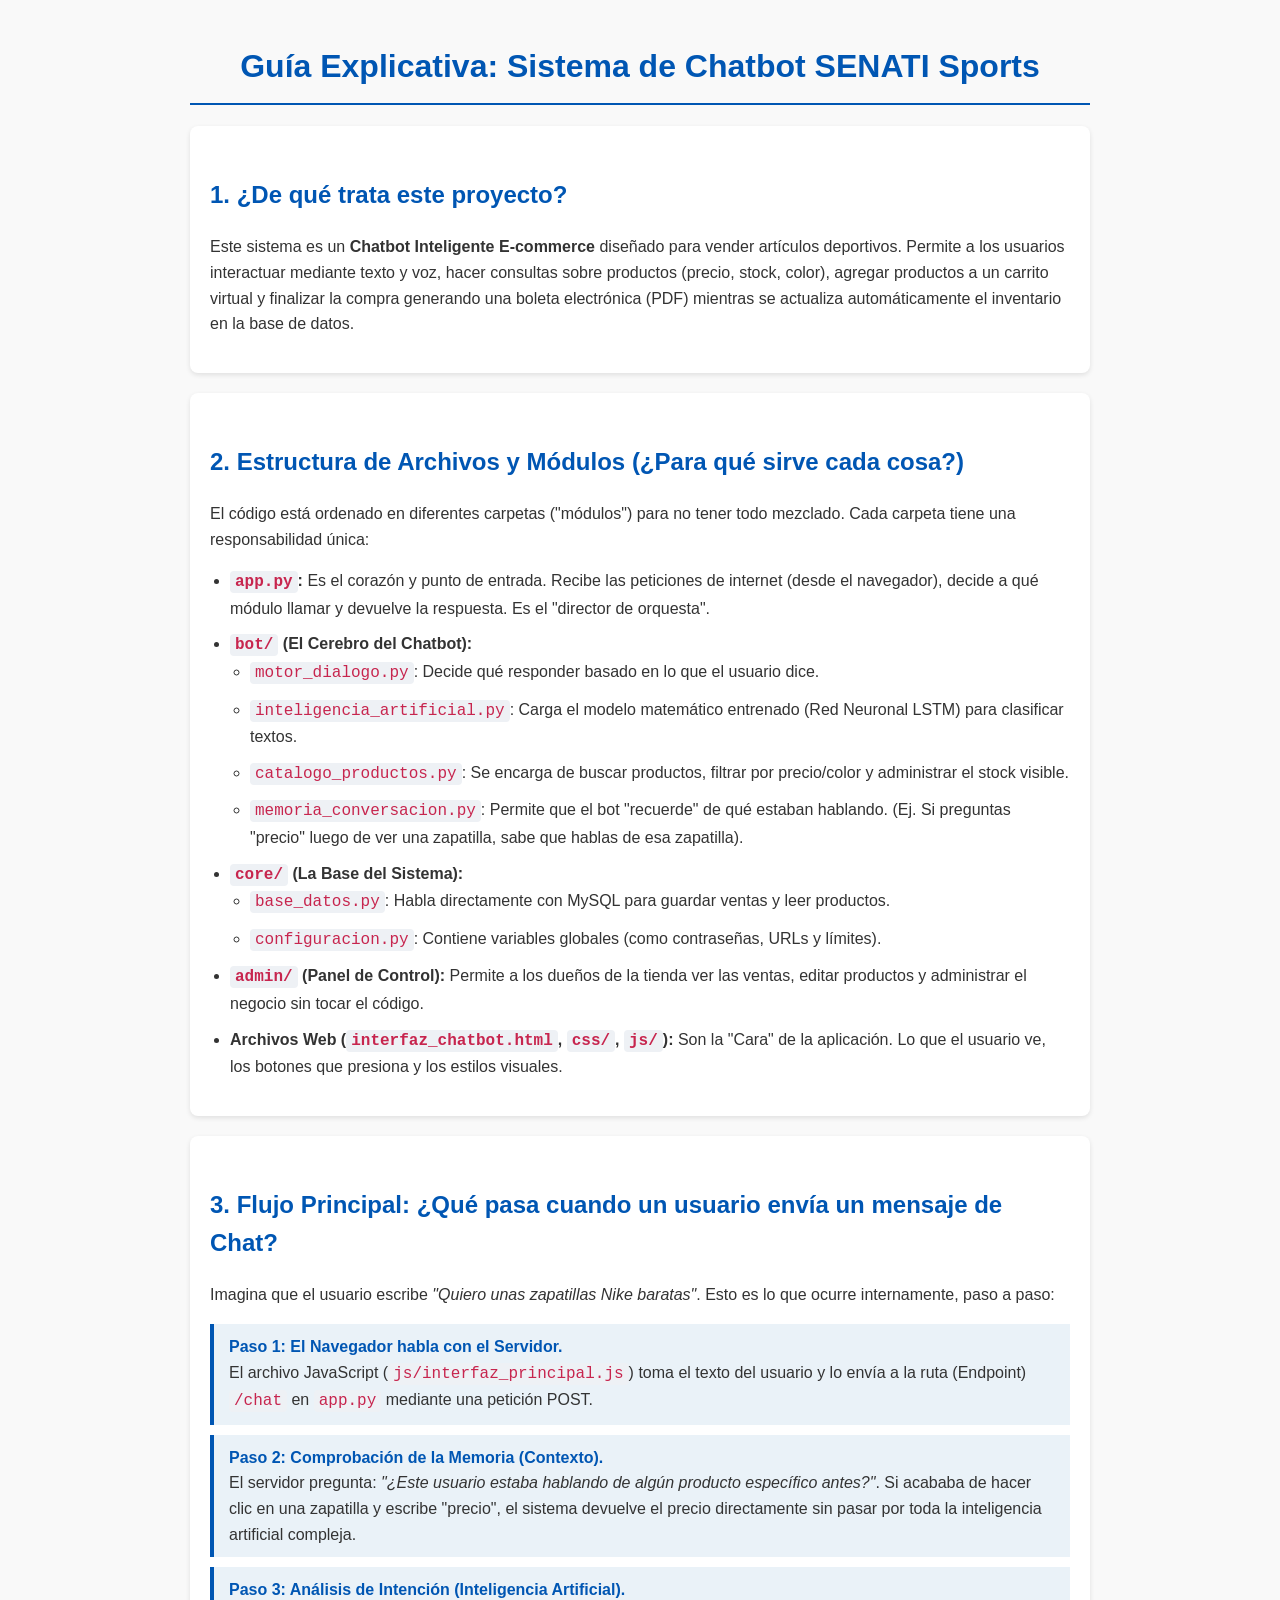
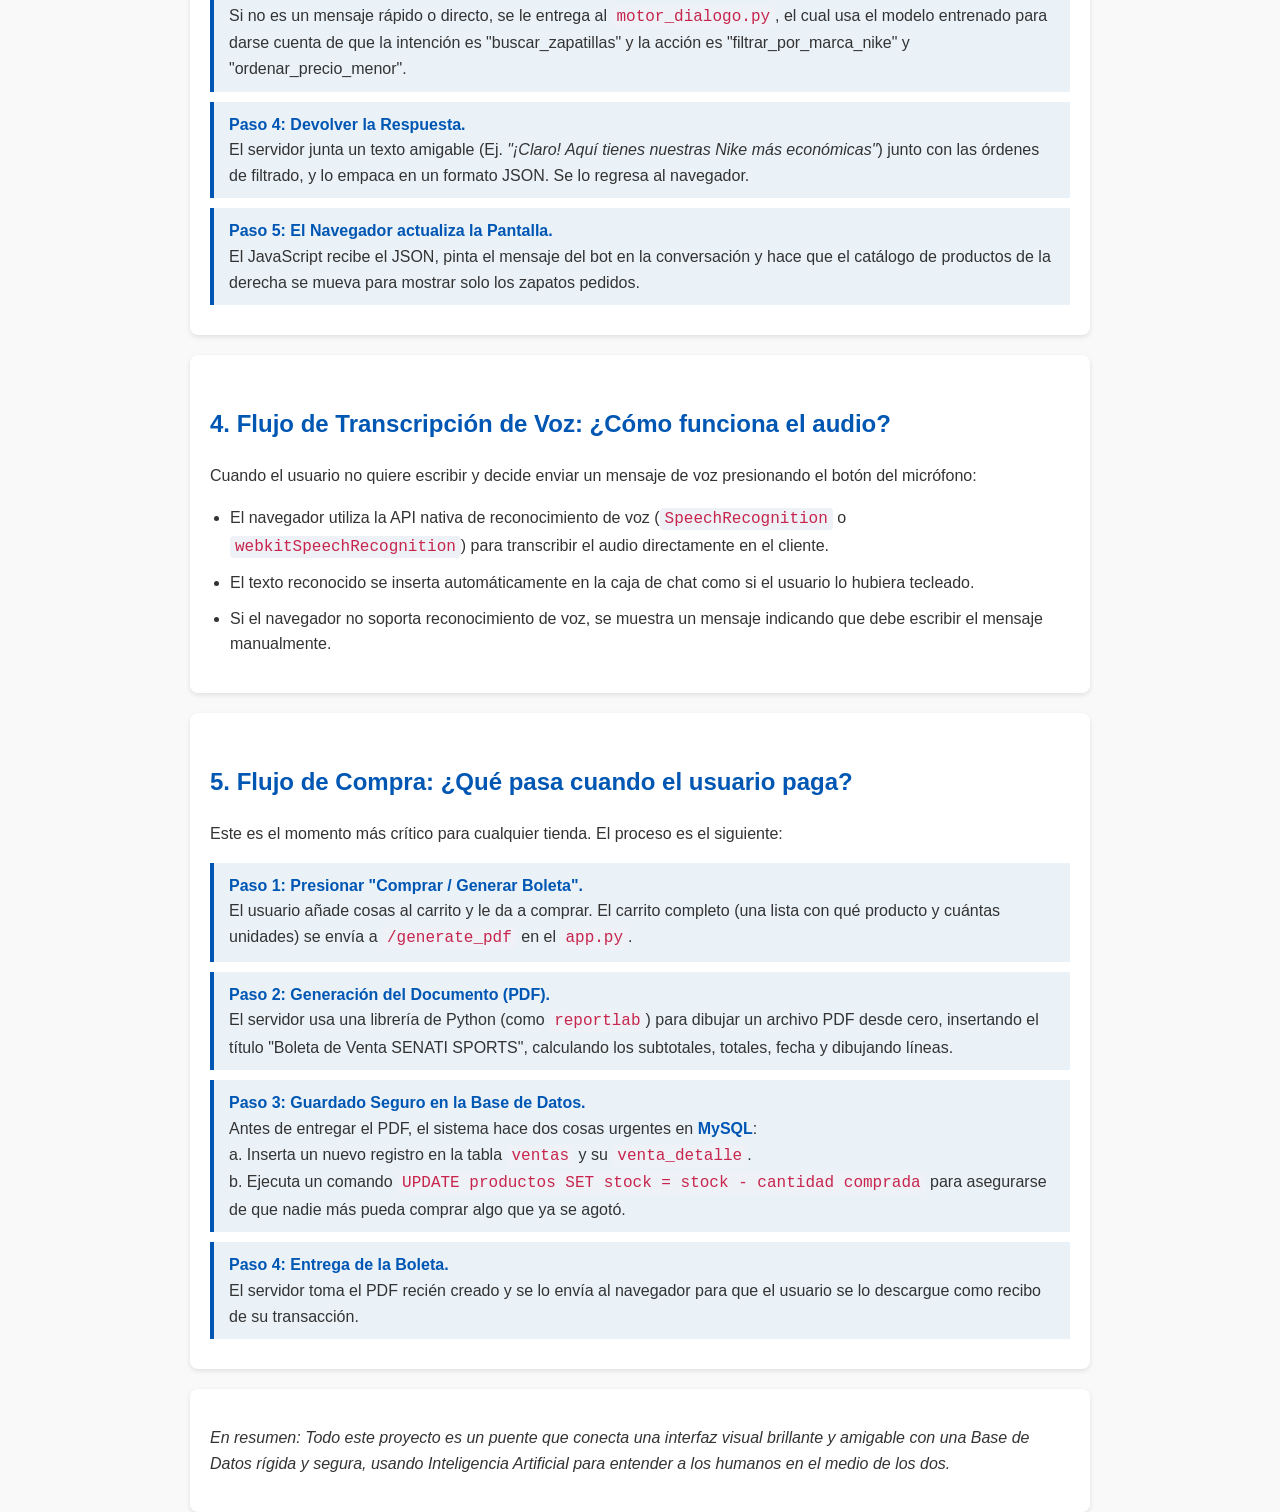
<file: documentacion_arquitectura.html>
<!DOCTYPE html>
<html lang="es">
<head>
    <meta charset="UTF-8">
    <meta name="viewport" content="width=device-width, initial-scale=1.0">
    <title>Documentación del Sistema - Chatbot SENATI Sports</title>
    <style>
        body {
            font-family: 'Segoe UI', Tahoma, Geneva, Verdana, sans-serif;
            line-height: 1.6;
            color: #333;
            max-width: 900px;
            margin: 0 auto;
            padding: 20px;
            background-color: #f9f9f9;
        }
        h1 {
            color: #0056b3;
            text-align: center;
            border-bottom: 2px solid #0056b3;
            padding-bottom: 10px;
        }
        h2 {
            color: #0056b3;
            margin-top: 30px;
        }
        h3 {
            color: #d9534f;
        }
        .section {
            background-color: #fff;
            padding: 20px;
            margin-bottom: 20px;
            border-radius: 8px;
            box-shadow: 0 2px 5px rgba(0,0,0,0.1);
        }
        ul {
            padding-left: 20px;
        }
        li {
            margin-bottom: 10px;
        }
        code {
            background-color: #eef1f5;
            padding: 2px 5px;
            border-radius: 4px;
            font-family: Consolas, monospace;
            color: #c7254e;
        }
        .flow-step {
            background-color: #eaf2f8;
            border-left: 4px solid #0056b3;
            padding: 10px 15px;
            margin-bottom: 10px;
        }
        .flow-step strong {
            color: #0056b3;
        }
    </style>
</head>
<body>

    <h1>Guía Explicativa: Sistema de Chatbot SENATI Sports</h1>
    
    <div class="section">
        <h2>1. ¿De qué trata este proyecto?</h2>
        <p>Este sistema es un <strong>Chatbot Inteligente E-commerce</strong> diseñado para vender artículos deportivos. Permite a los usuarios interactuar mediante texto y voz, hacer consultas sobre productos (precio, stock, color), agregar productos a un carrito virtual y finalizar la compra generando una boleta electrónica (PDF) mientras se actualiza automáticamente el inventario en la base de datos.</p>
    </div>

    <div class="section">
        <h2>2. Estructura de Archivos y Módulos (¿Para qué sirve cada cosa?)</h2>
        <p>El código está ordenado en diferentes carpetas ("módulos") para no tener todo mezclado. Cada carpeta tiene una responsabilidad única:</p>
        <ul>
            <li><strong><code>app.py</code>:</strong> Es el corazón y punto de entrada. Recibe las peticiones de internet (desde el navegador), decide a qué módulo llamar y devuelve la respuesta. Es el "director de orquesta".</li>
            <li><strong><code>bot/</code> (El Cerebro del Chatbot):</strong>
                <ul>
                    <li><code>motor_dialogo.py</code>: Decide qué responder basado en lo que el usuario dice.</li>
                    <li><code>inteligencia_artificial.py</code>: Carga el modelo matemático entrenado (Red Neuronal LSTM) para clasificar textos.</li>
                    <li><code>catalogo_productos.py</code>: Se encarga de buscar productos, filtrar por precio/color y administrar el stock visible.</li>
                    <li><code>memoria_conversacion.py</code>: Permite que el bot "recuerde" de qué estaban hablando. (Ej. Si preguntas "precio" luego de ver una zapatilla, sabe que hablas de esa zapatilla).</li>
                </ul>
            </li>
            <li><strong><code>core/</code> (La Base del Sistema):</strong>
                <ul>
                    <li><code>base_datos.py</code>: Habla directamente con MySQL para guardar ventas y leer productos.</li>
                    <li><code>configuracion.py</code>: Contiene variables globales (como contraseñas, URLs y límites).</li>
                </ul>
            </li>
            <li><strong><code>admin/</code> (Panel de Control):</strong> Permite a los dueños de la tienda ver las ventas, editar productos y administrar el negocio sin tocar el código.</li>
            <li><strong>Archivos Web (<code>interfaz_chatbot.html</code>, <code>css/</code>, <code>js/</code>):</strong> Son la "Cara" de la aplicación. Lo que el usuario ve, los botones que presiona y los estilos visuales.</li>
        </ul>
    </div>

    <div class="section">
        <h2>3. Flujo Principal: ¿Qué pasa cuando un usuario envía un mensaje de Chat?</h2>
        <p>Imagina que el usuario escribe <em>"Quiero unas zapatillas Nike baratas"</em>. Esto es lo que ocurre internamente, paso a paso:</p>
        
        <div class="flow-step">
            <strong>Paso 1: El Navegador habla con el Servidor.</strong><br>
            El archivo JavaScript (<code>js/interfaz_principal.js</code>) toma el texto del usuario y lo envía a la ruta (Endpoint) <code>/chat</code> en <code>app.py</code> mediante una petición POST.
        </div>
        <div class="flow-step">
            <strong>Paso 2: Comprobación de la Memoria (Contexto).</strong><br>
            El servidor pregunta: <em>"¿Este usuario estaba hablando de algún producto específico antes?"</em>. Si acababa de hacer clic en una zapatilla y escribe "precio", el sistema devuelve el precio directamente sin pasar por toda la inteligencia artificial compleja.
        </div>
        <div class="flow-step">
            <strong>Paso 3: Análisis de Intención (Inteligencia Artificial).</strong><br>
            Si no es un mensaje rápido o directo, se le entrega al <code>motor_dialogo.py</code>, el cual usa el modelo entrenado para darse cuenta de que la intención es "buscar_zapatillas" y la acción es "filtrar_por_marca_nike" y "ordenar_precio_menor".
        </div>
        <div class="flow-step">
            <strong>Paso 4: Devolver la Respuesta.</strong><br>
            El servidor junta un texto amigable (Ej. <em>"¡Claro! Aquí tienes nuestras Nike más económicas"</em>) junto con las órdenes de filtrado, y lo empaca en un formato JSON. Se lo regresa al navegador.
        </div>
        <div class="flow-step">
            <strong>Paso 5: El Navegador actualiza la Pantalla.</strong><br>
            El JavaScript recibe el JSON, pinta el mensaje del bot en la conversación y hace que el catálogo de productos de la derecha se mueva para mostrar solo los zapatos pedidos.
        </div>
    </div>

    <div class="section">
        <h2>4. Flujo de Transcripción de Voz: ¿Cómo funciona el audio?</h2>
        <p>Cuando el usuario no quiere escribir y decide enviar un mensaje de voz presionando el botón del micrófono:</p>
        <ul>
            <li>El navegador utiliza la API nativa de reconocimiento de voz (<code>SpeechRecognition</code> o <code>webkitSpeechRecognition</code>) para transcribir el audio directamente en el cliente.</li>
            <li>El texto reconocido se inserta automáticamente en la caja de chat como si el usuario lo hubiera tecleado.</li>
            <li>Si el navegador no soporta reconocimiento de voz, se muestra un mensaje indicando que debe escribir el mensaje manualmente.</li>
        </ul>
    </div>

    <div class="section">
        <h2>5. Flujo de Compra: ¿Qué pasa cuando el usuario paga?</h2>
        <p>Este es el momento más crítico para cualquier tienda. El proceso es el siguiente:</p>
        
        <div class="flow-step">
            <strong>Paso 1: Presionar "Comprar / Generar Boleta".</strong><br>
            El usuario añade cosas al carrito y le da a comprar. El carrito completo (una lista con qué producto y cuántas unidades) se envía a <code>/generate_pdf</code> en el <code>app.py</code>.
        </div>
        <div class="flow-step">
            <strong>Paso 2: Generación del Documento (PDF).</strong><br>
            El servidor usa una librería de Python (como <code>reportlab</code>) para dibujar un archivo PDF desde cero, insertando el título "Boleta de Venta SENATI SPORTS", calculando los subtotales, totales, fecha y dibujando líneas.
        </div>
        <div class="flow-step">
            <strong>Paso 3: Guardado Seguro en la Base de Datos.</strong><br>
            Antes de entregar el PDF, el sistema hace dos cosas urgentes en <strong>MySQL</strong>:
            <br>a. Inserta un nuevo registro en la tabla <code>ventas</code> y su <code>venta_detalle</code>.
            <br>b. Ejecuta un comando <code>UPDATE productos SET stock = stock - cantidad comprada</code> para asegurarse de que nadie más pueda comprar algo que ya se agotó.
        </div>
        <div class="flow-step">
            <strong>Paso 4: Entrega de la Boleta.</strong><br>
            El servidor toma el PDF recién creado y se lo envía al navegador para que el usuario se lo descargue como recibo de su transacción.
        </div>
    </div>

    <div class="section">
        <p><em>En resumen: Todo este proyecto es un puente que conecta una interfaz visual brillante y amigable con una Base de Datos rígida y segura, usando Inteligencia Artificial para entender a los humanos en el medio de los dos.</em></p>
    </div>

</body>
</html>
</file>
